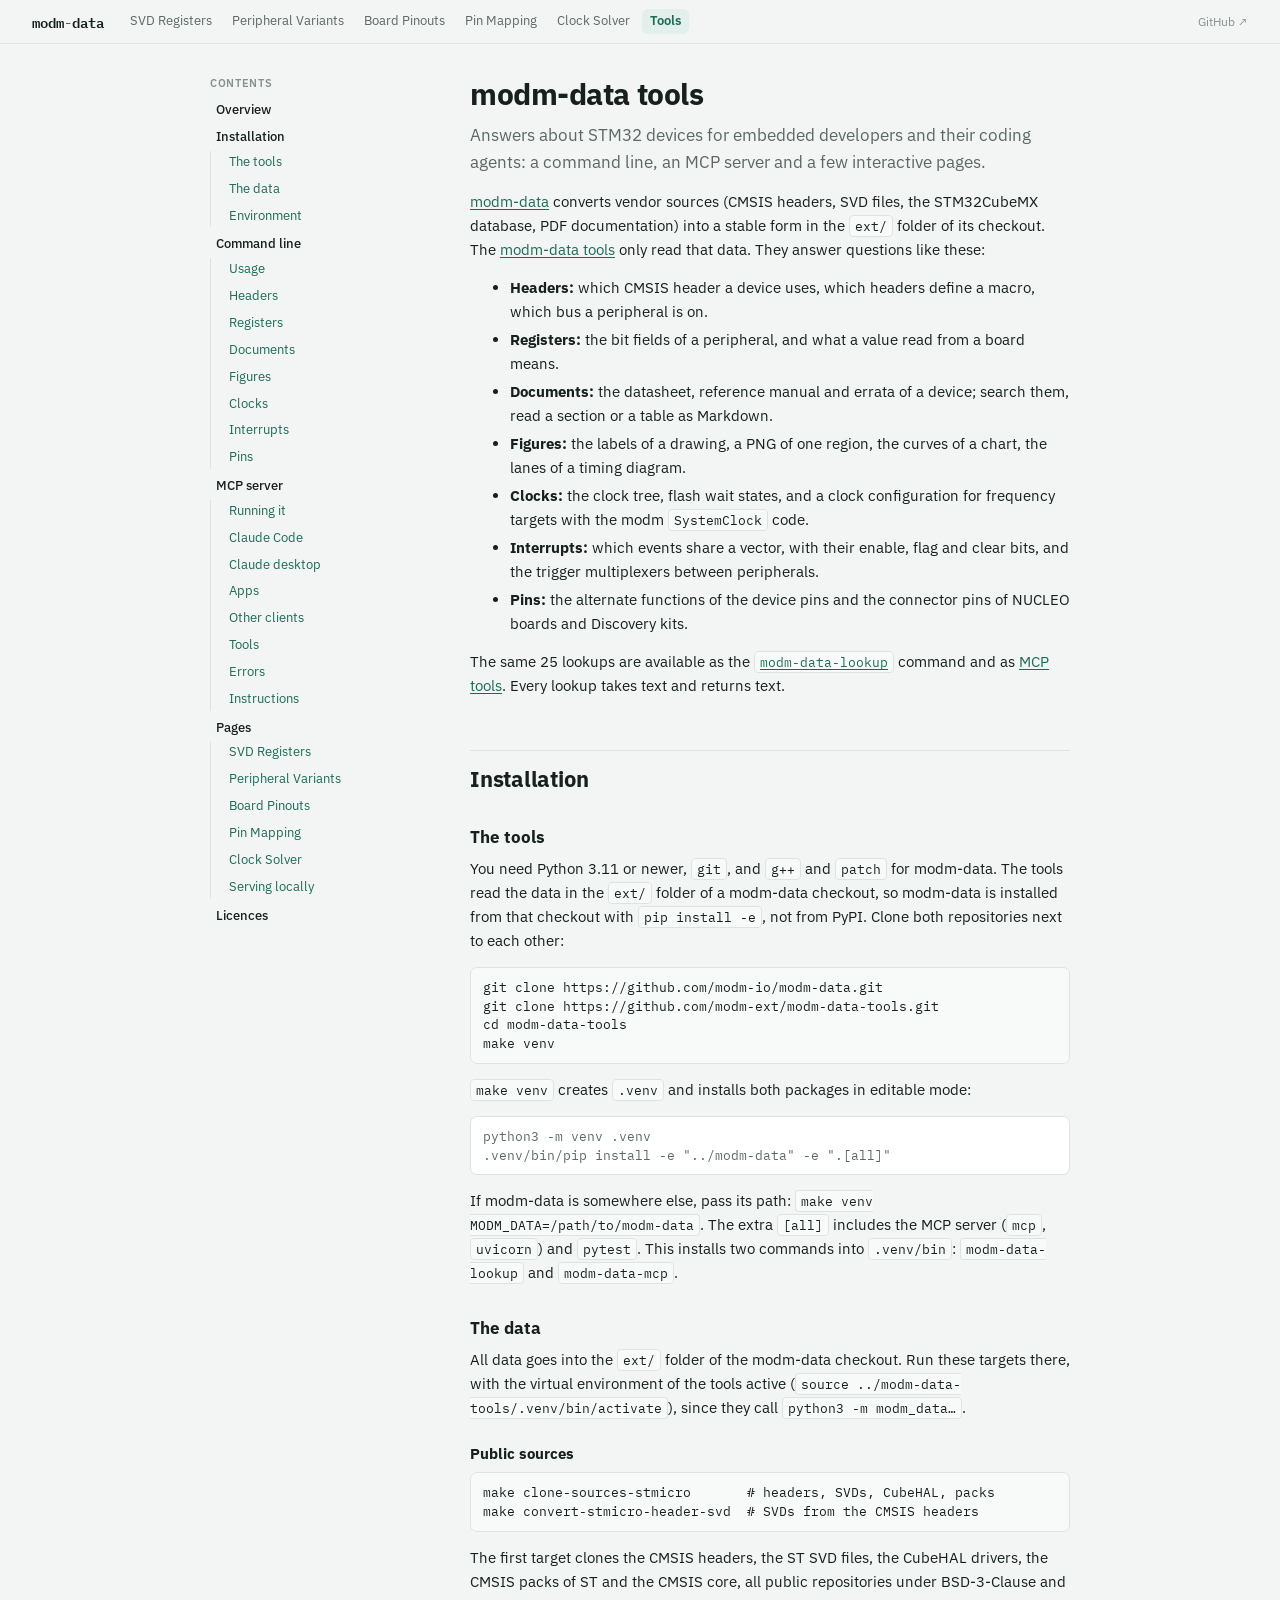
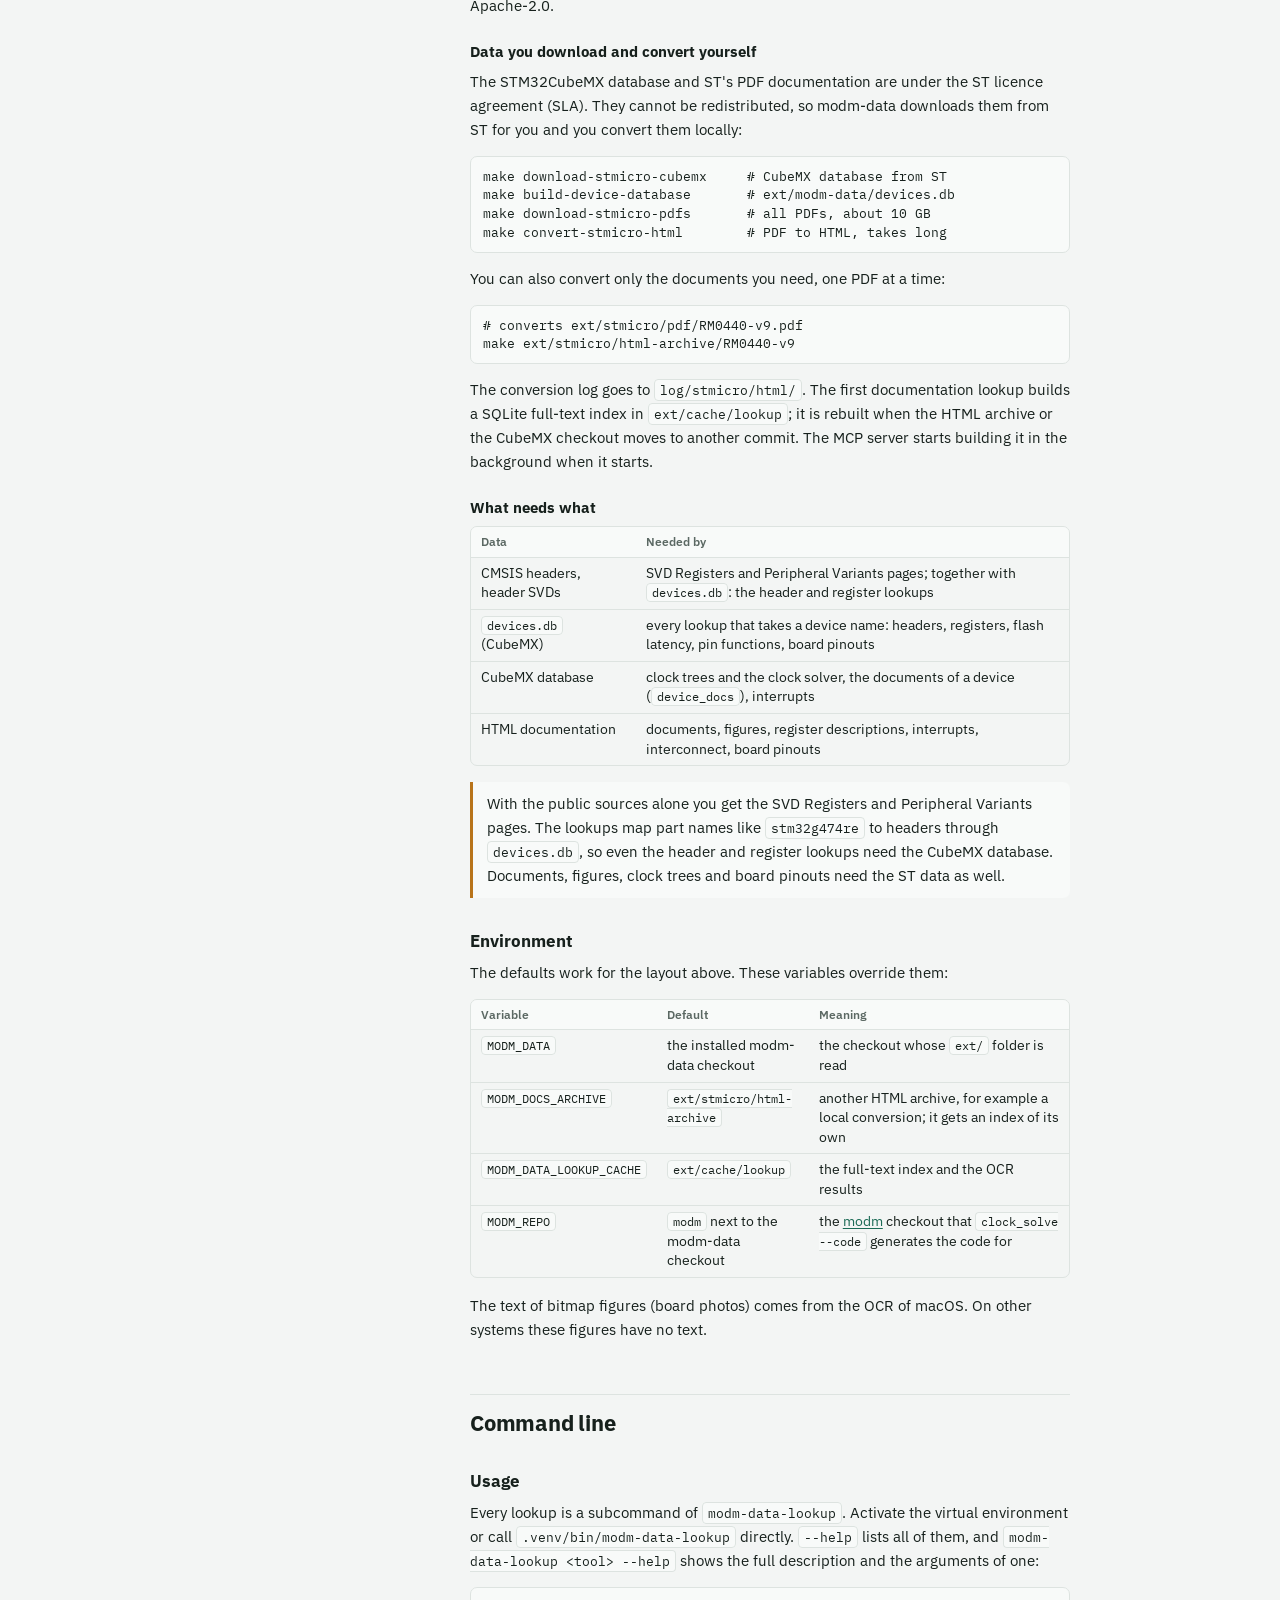
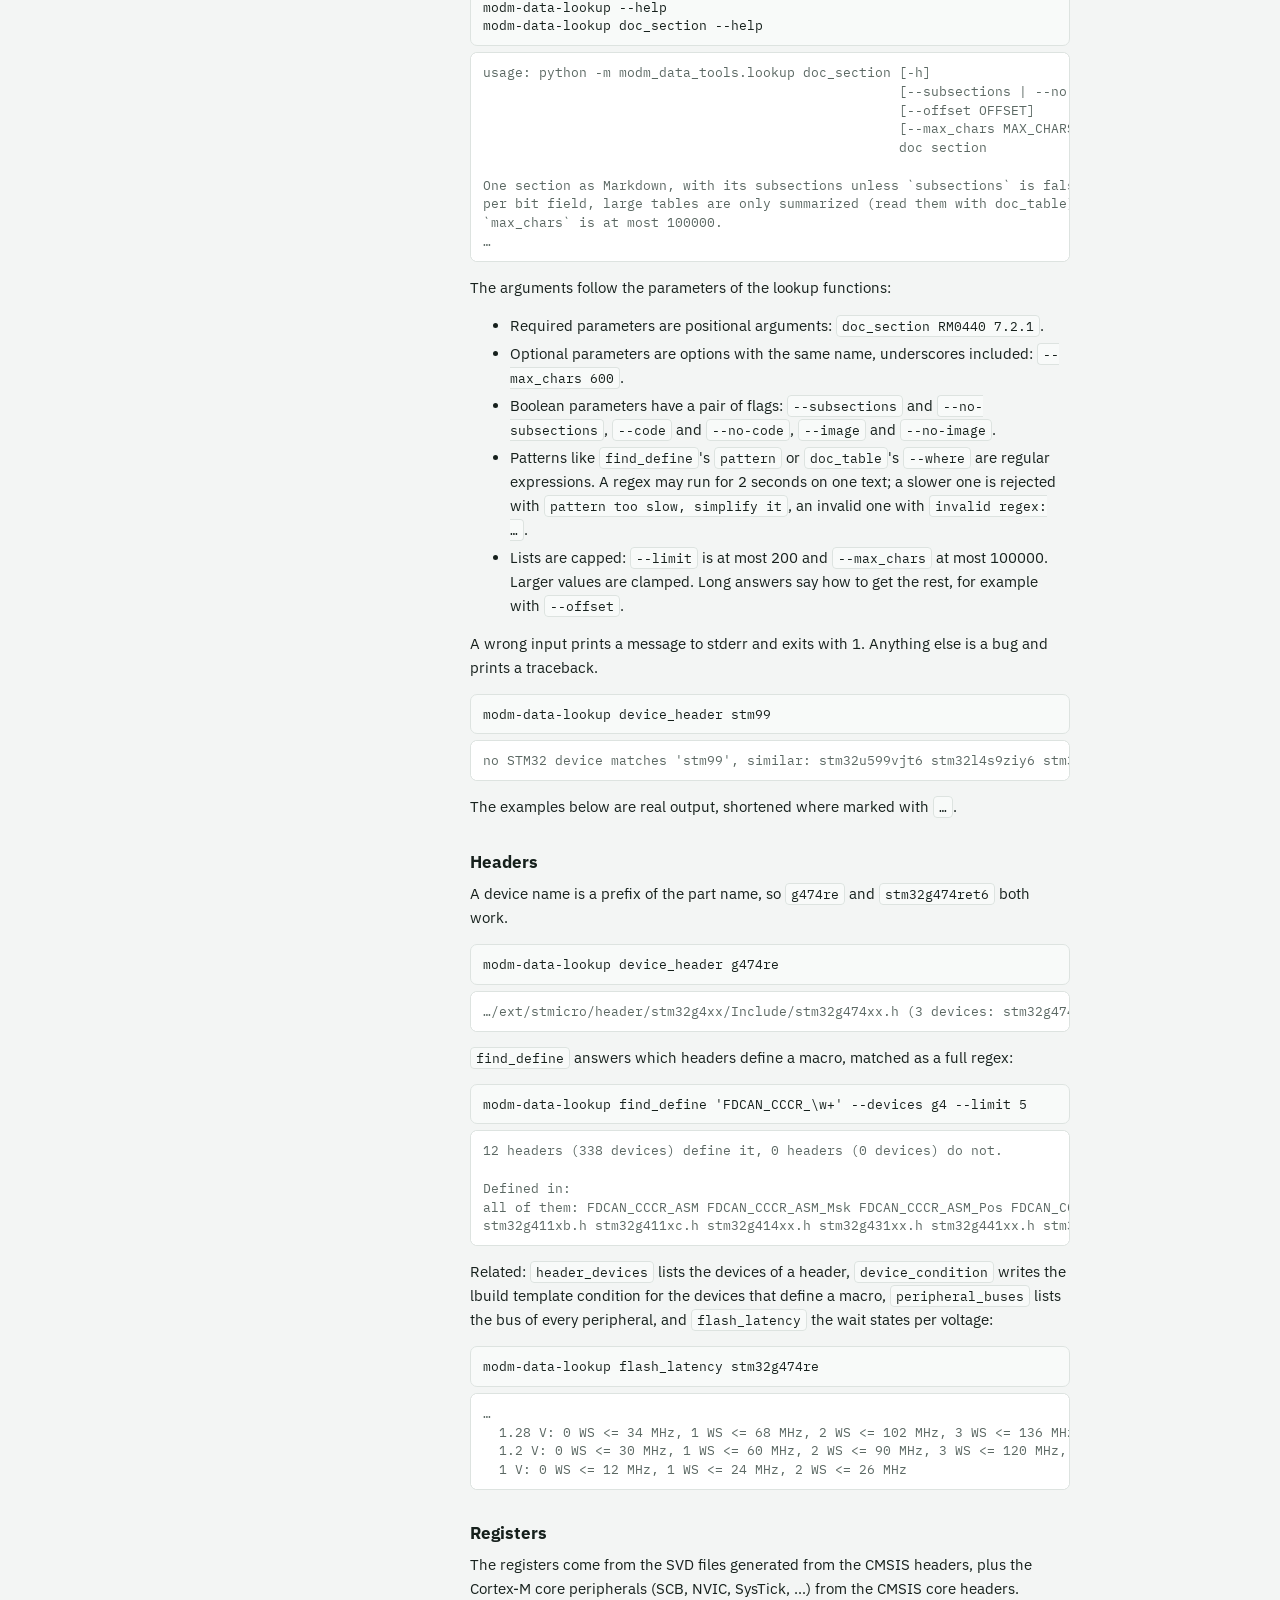
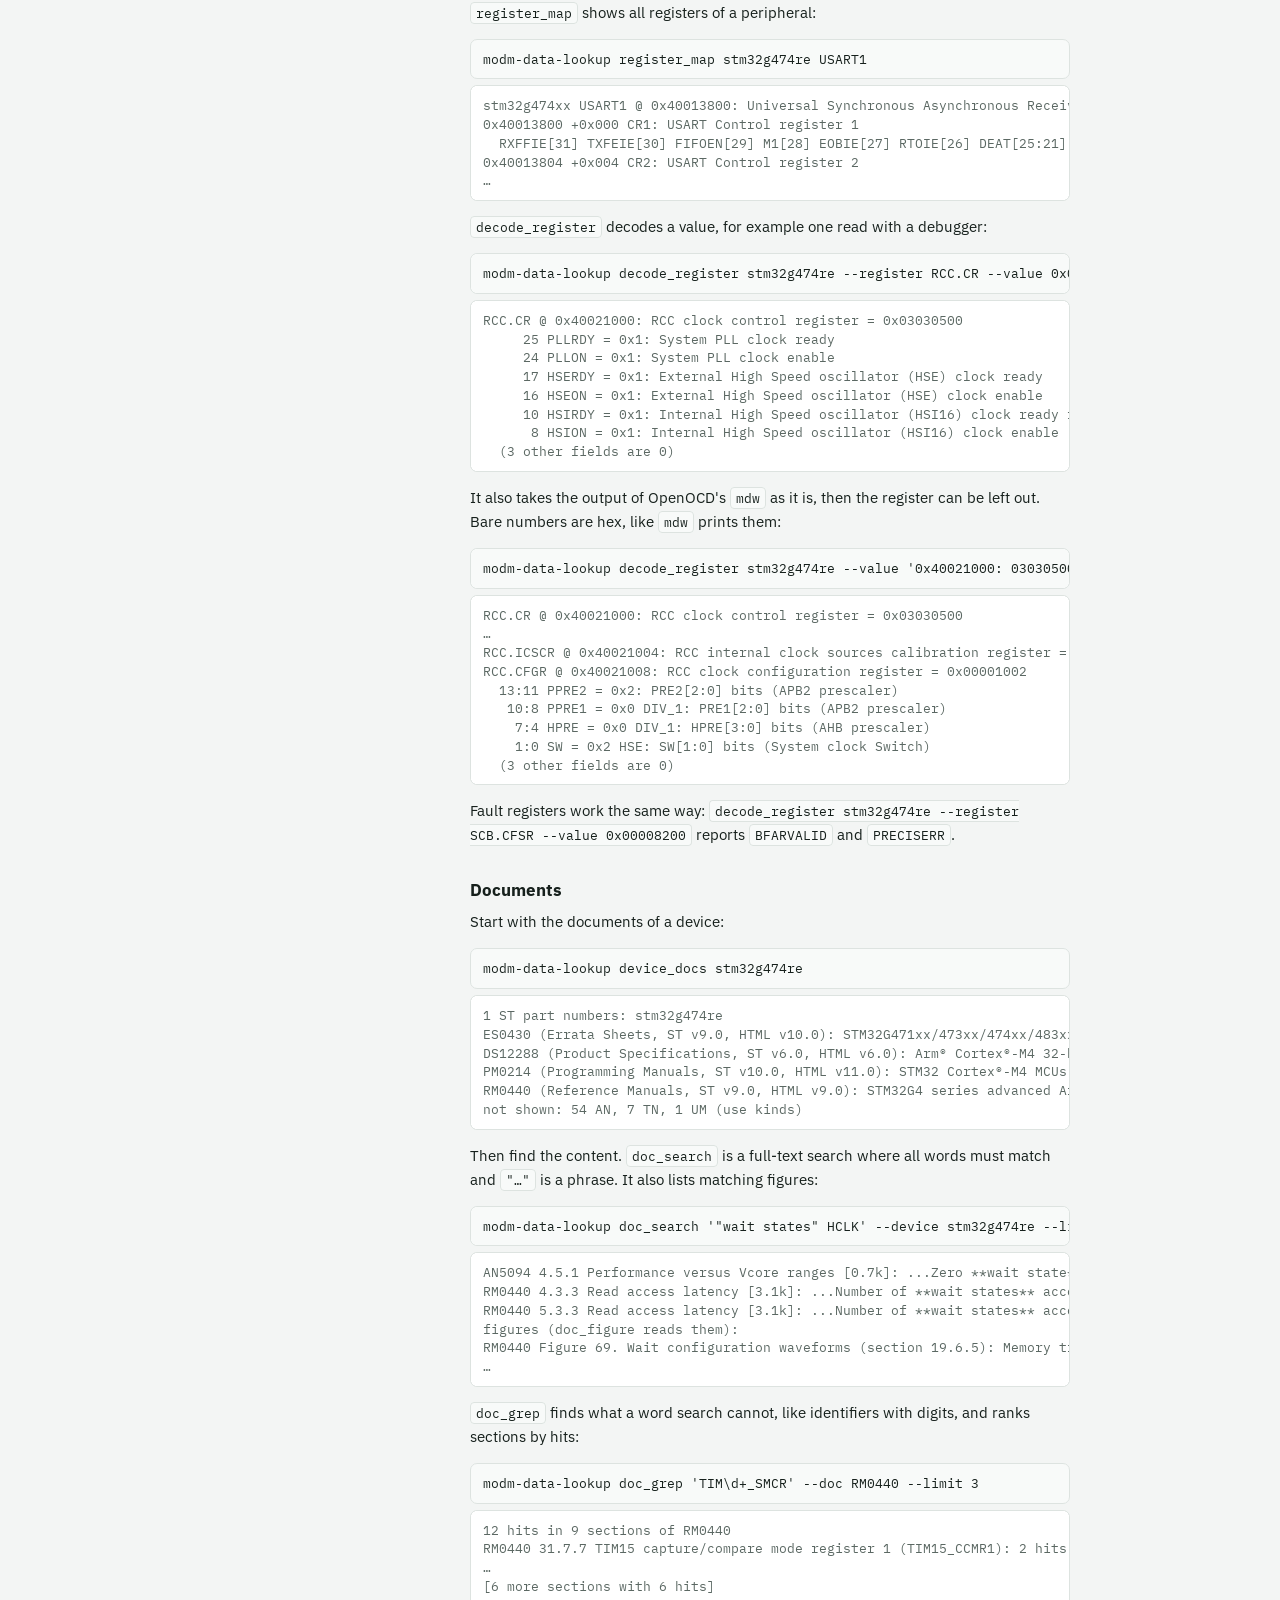
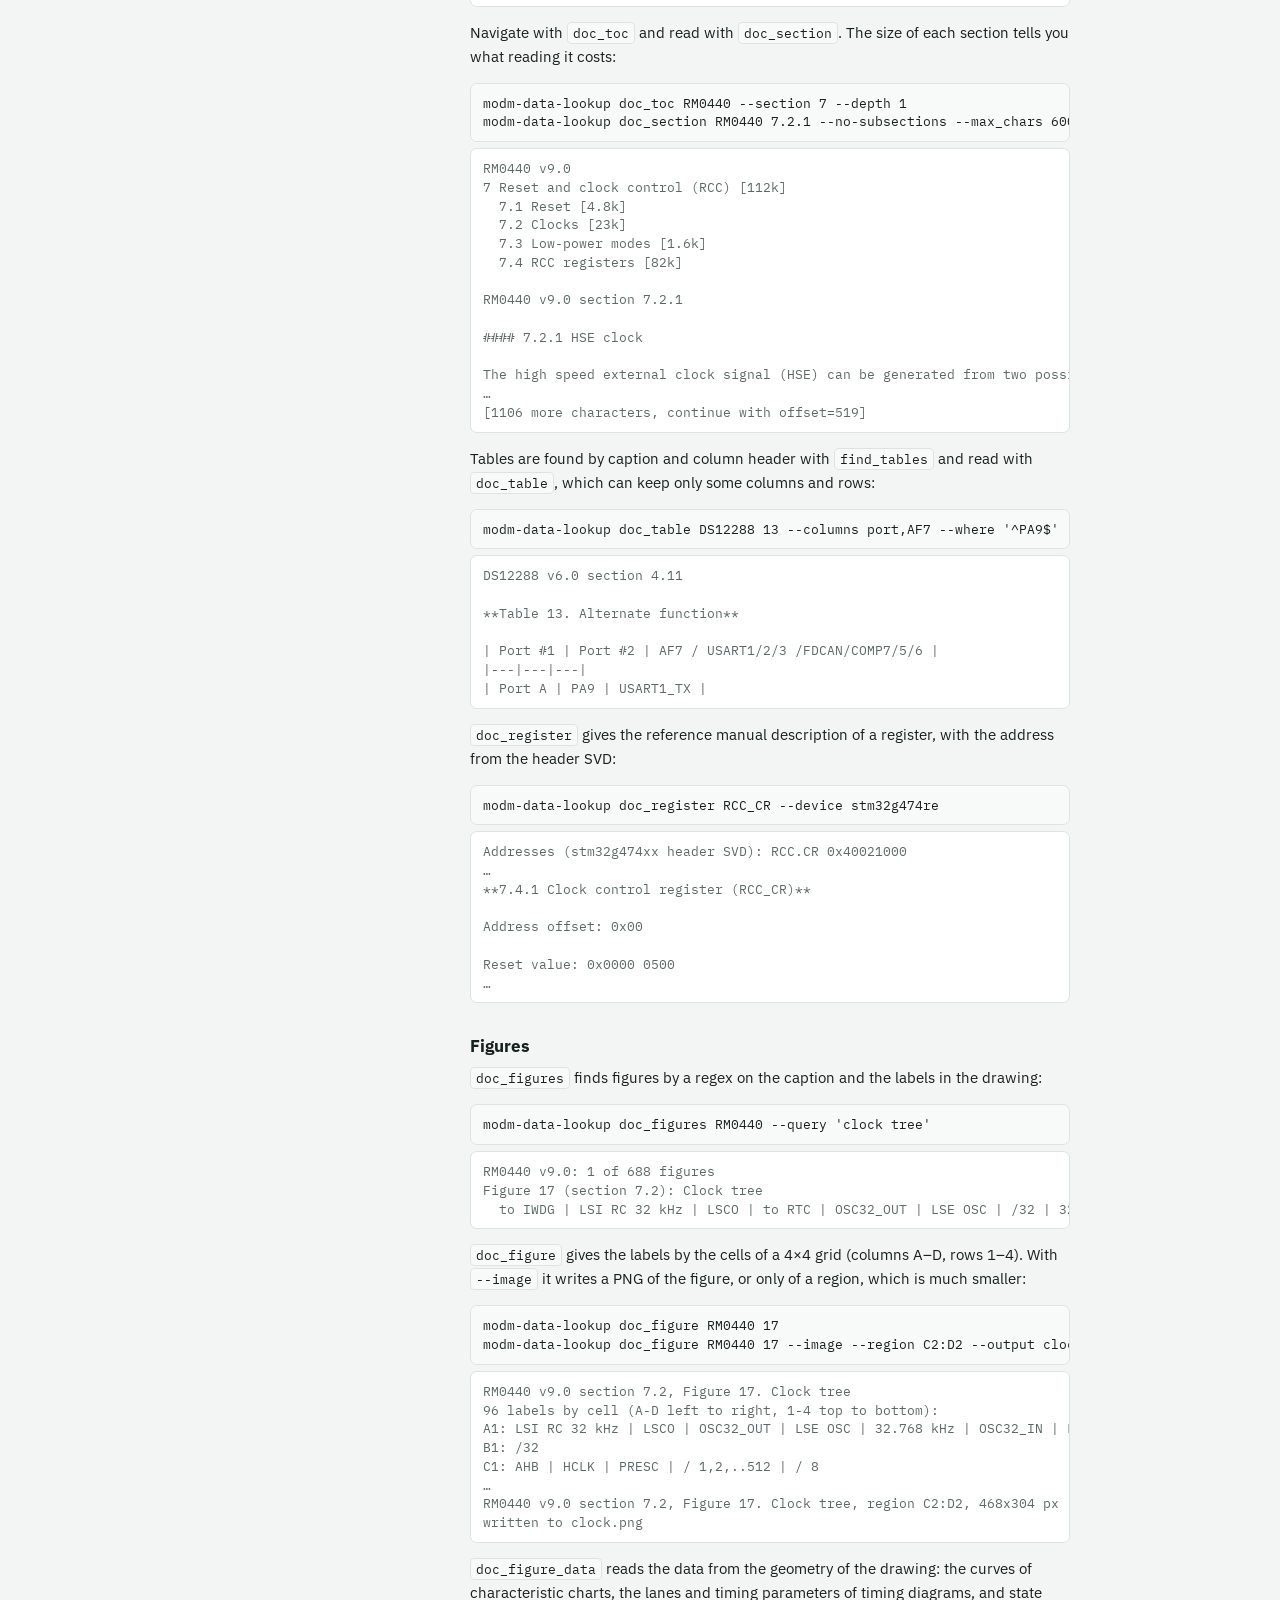
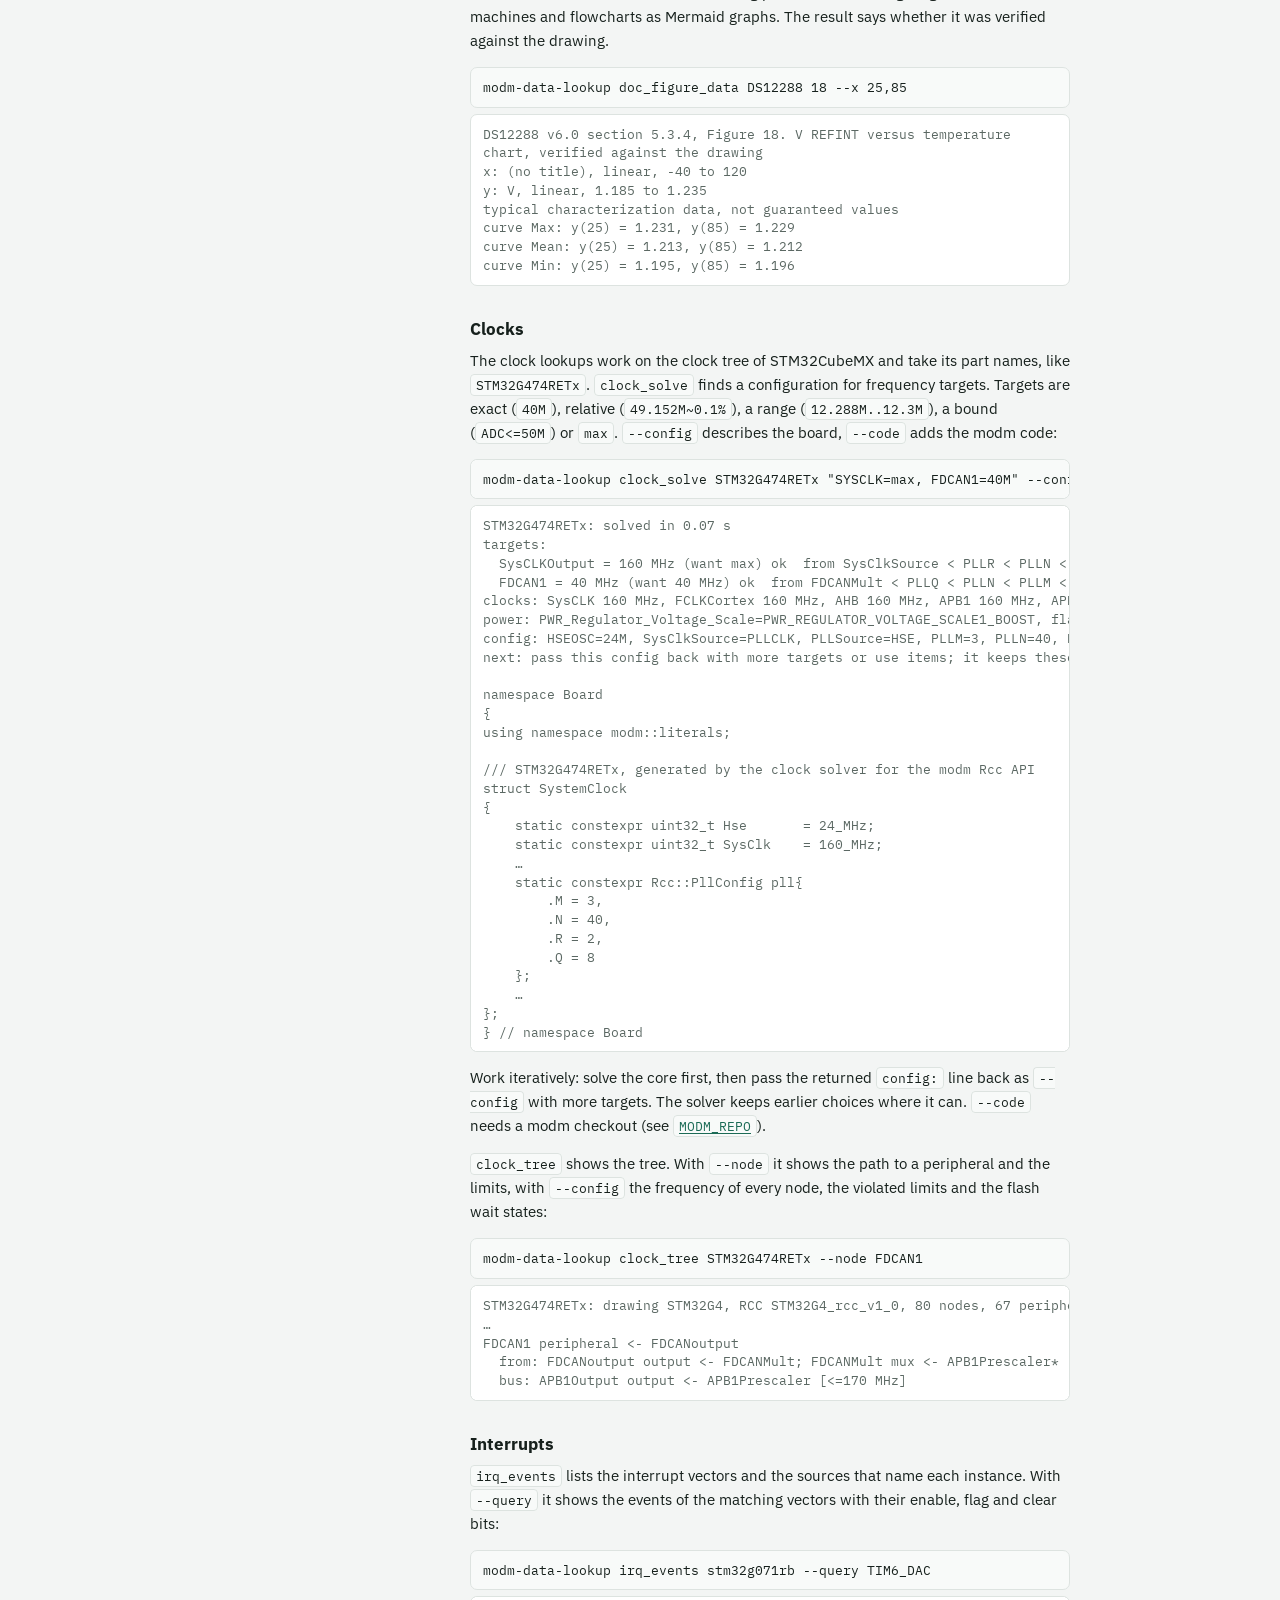
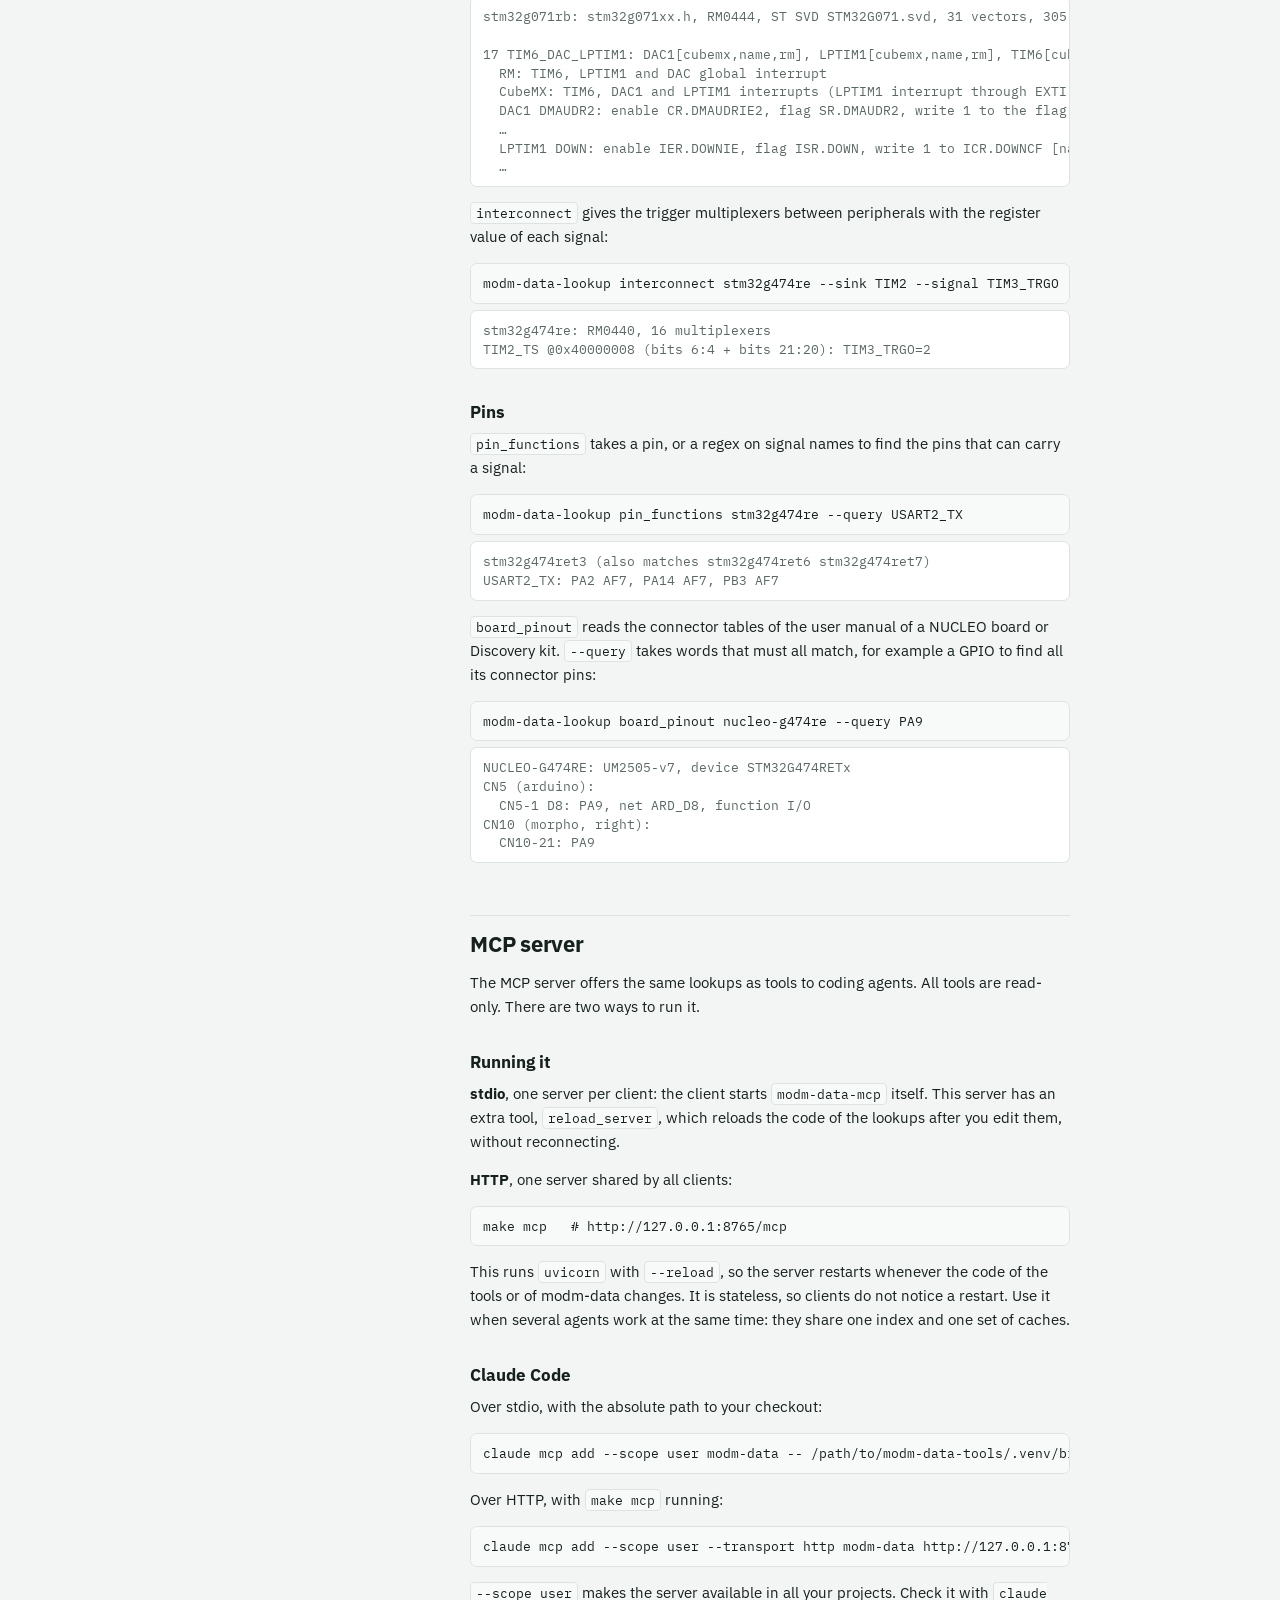
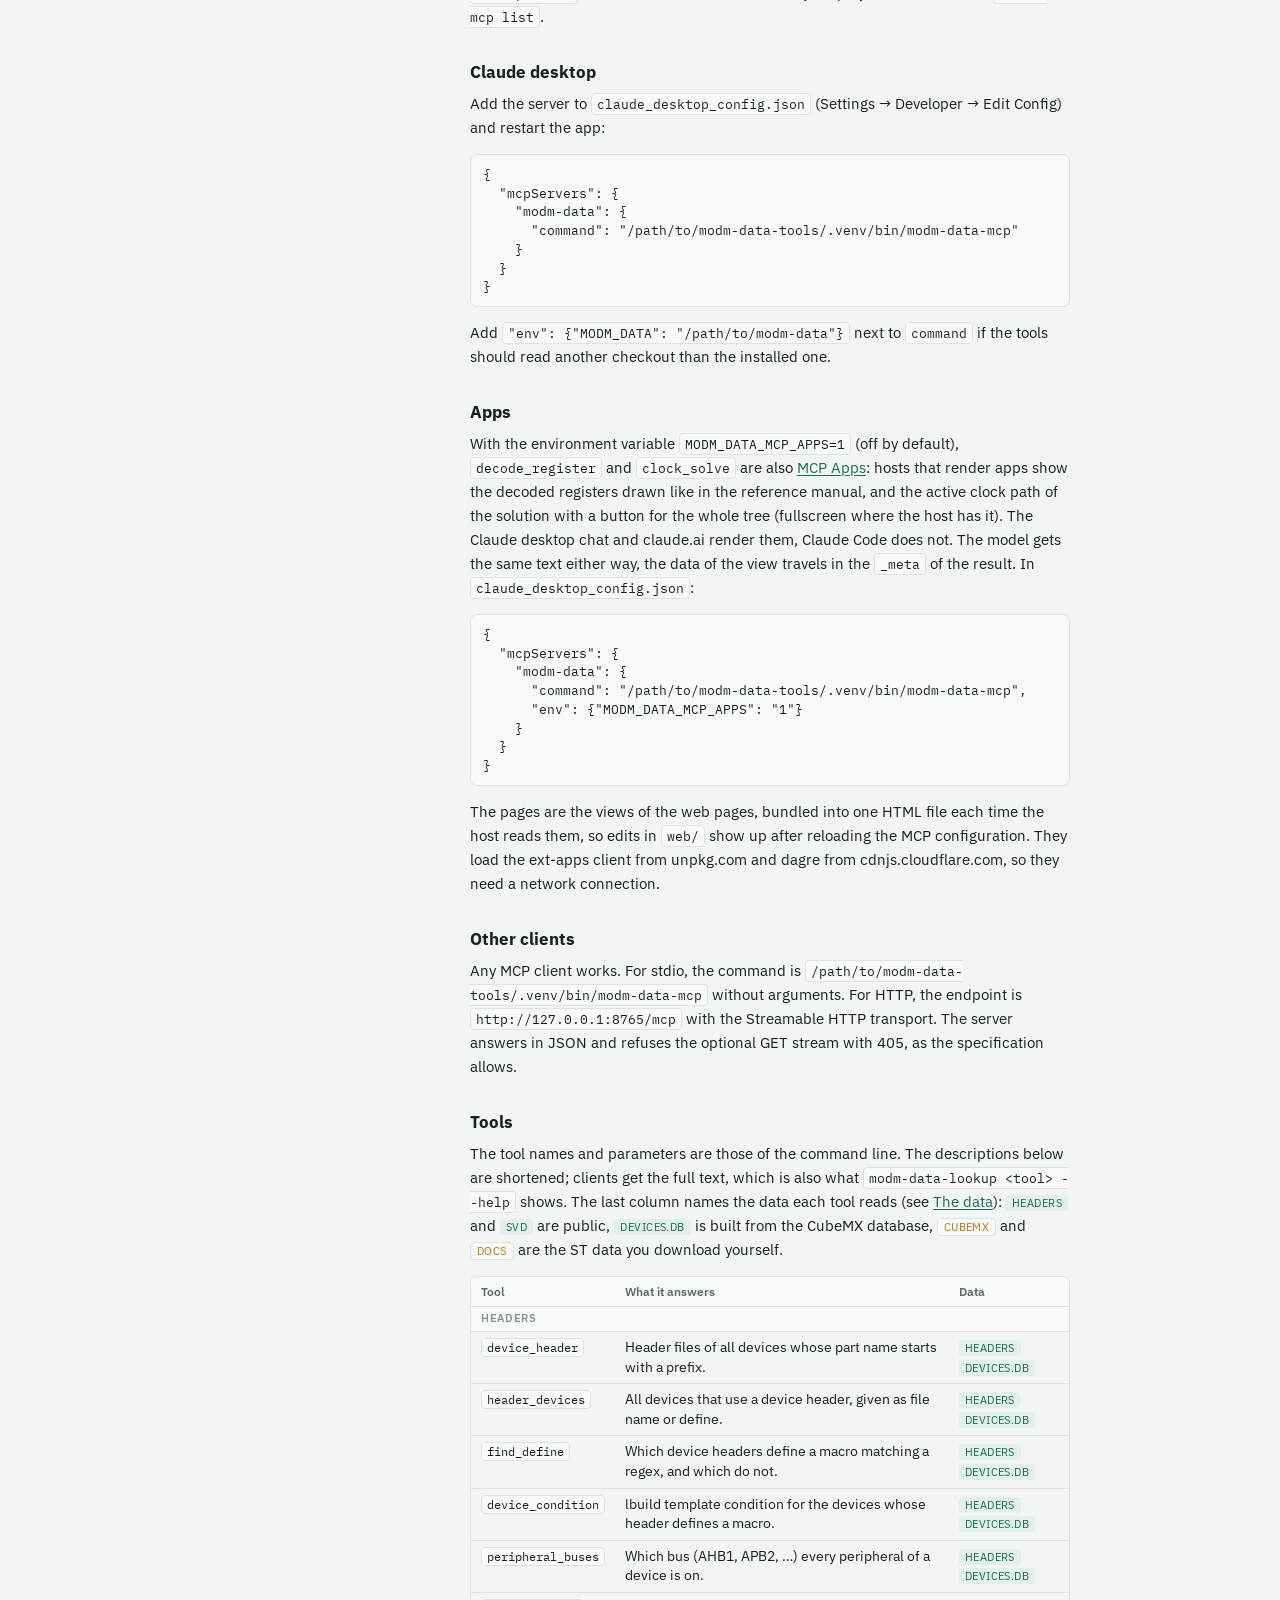
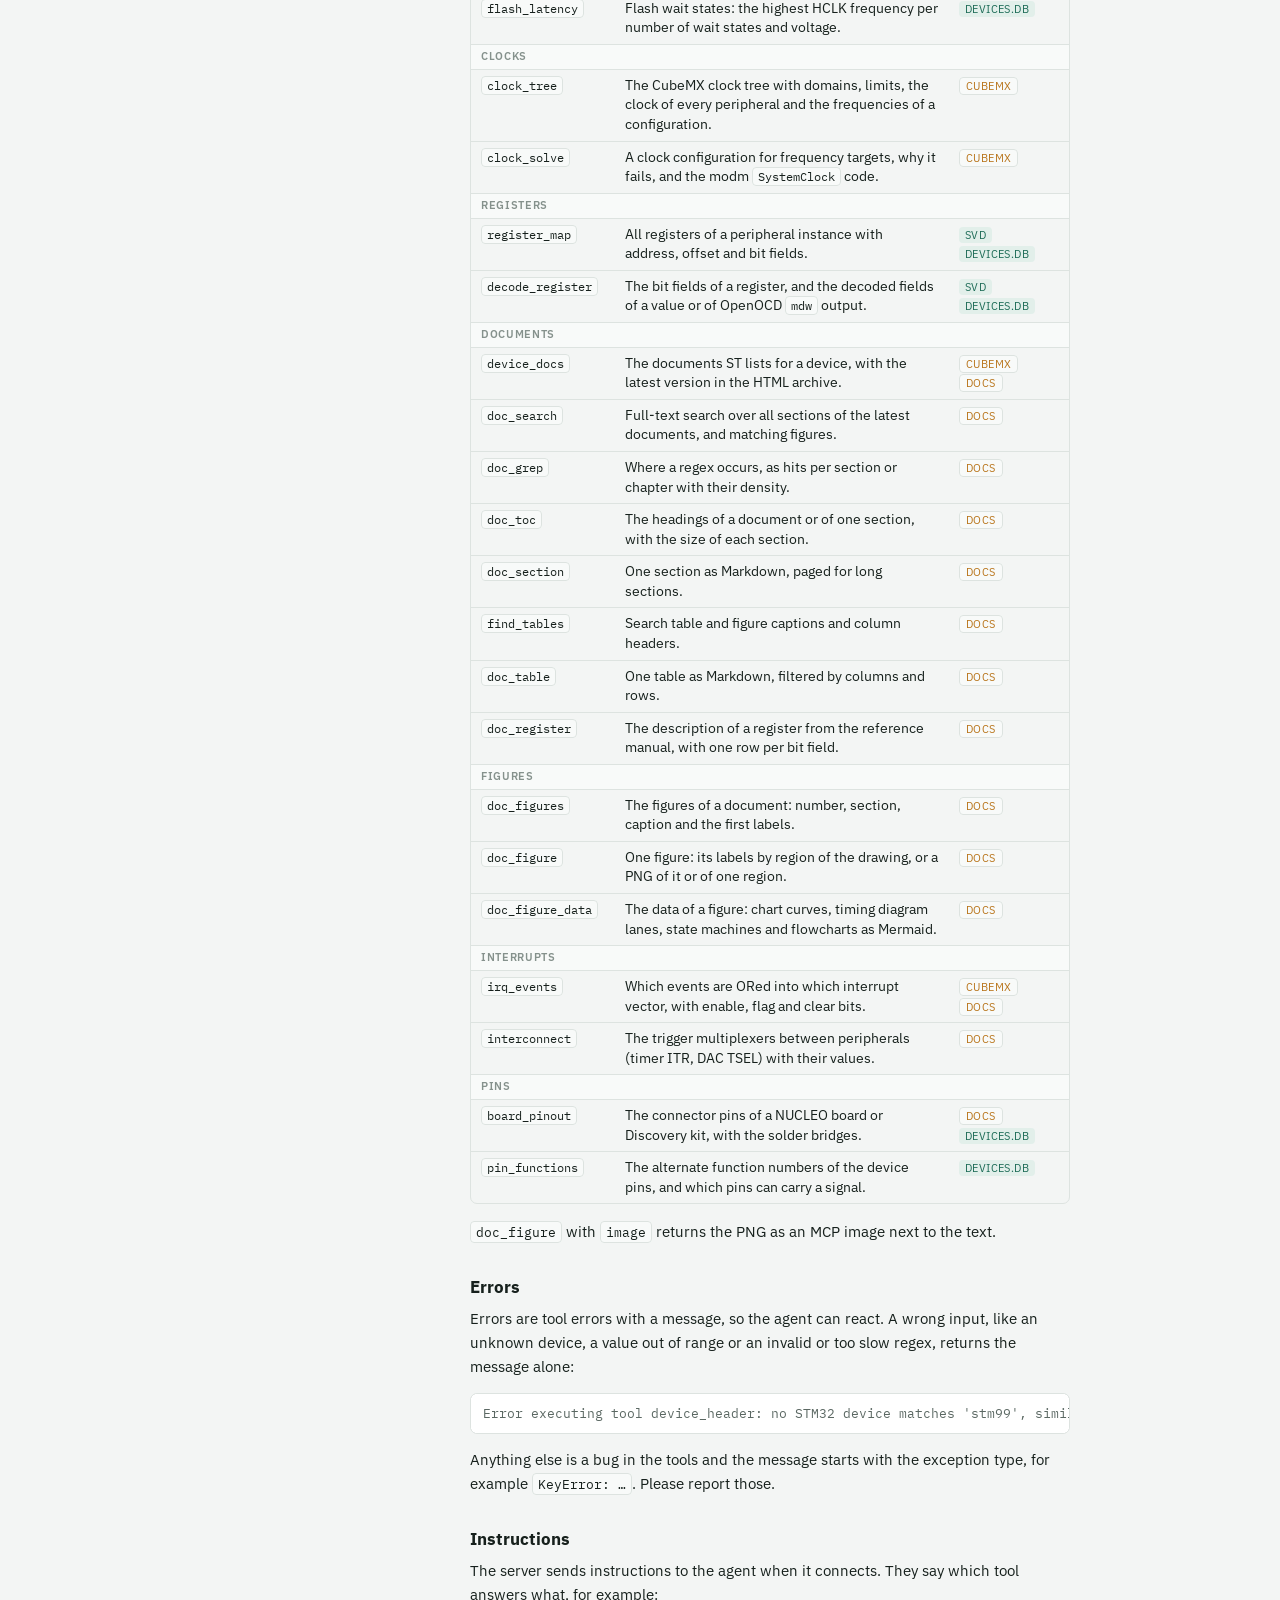
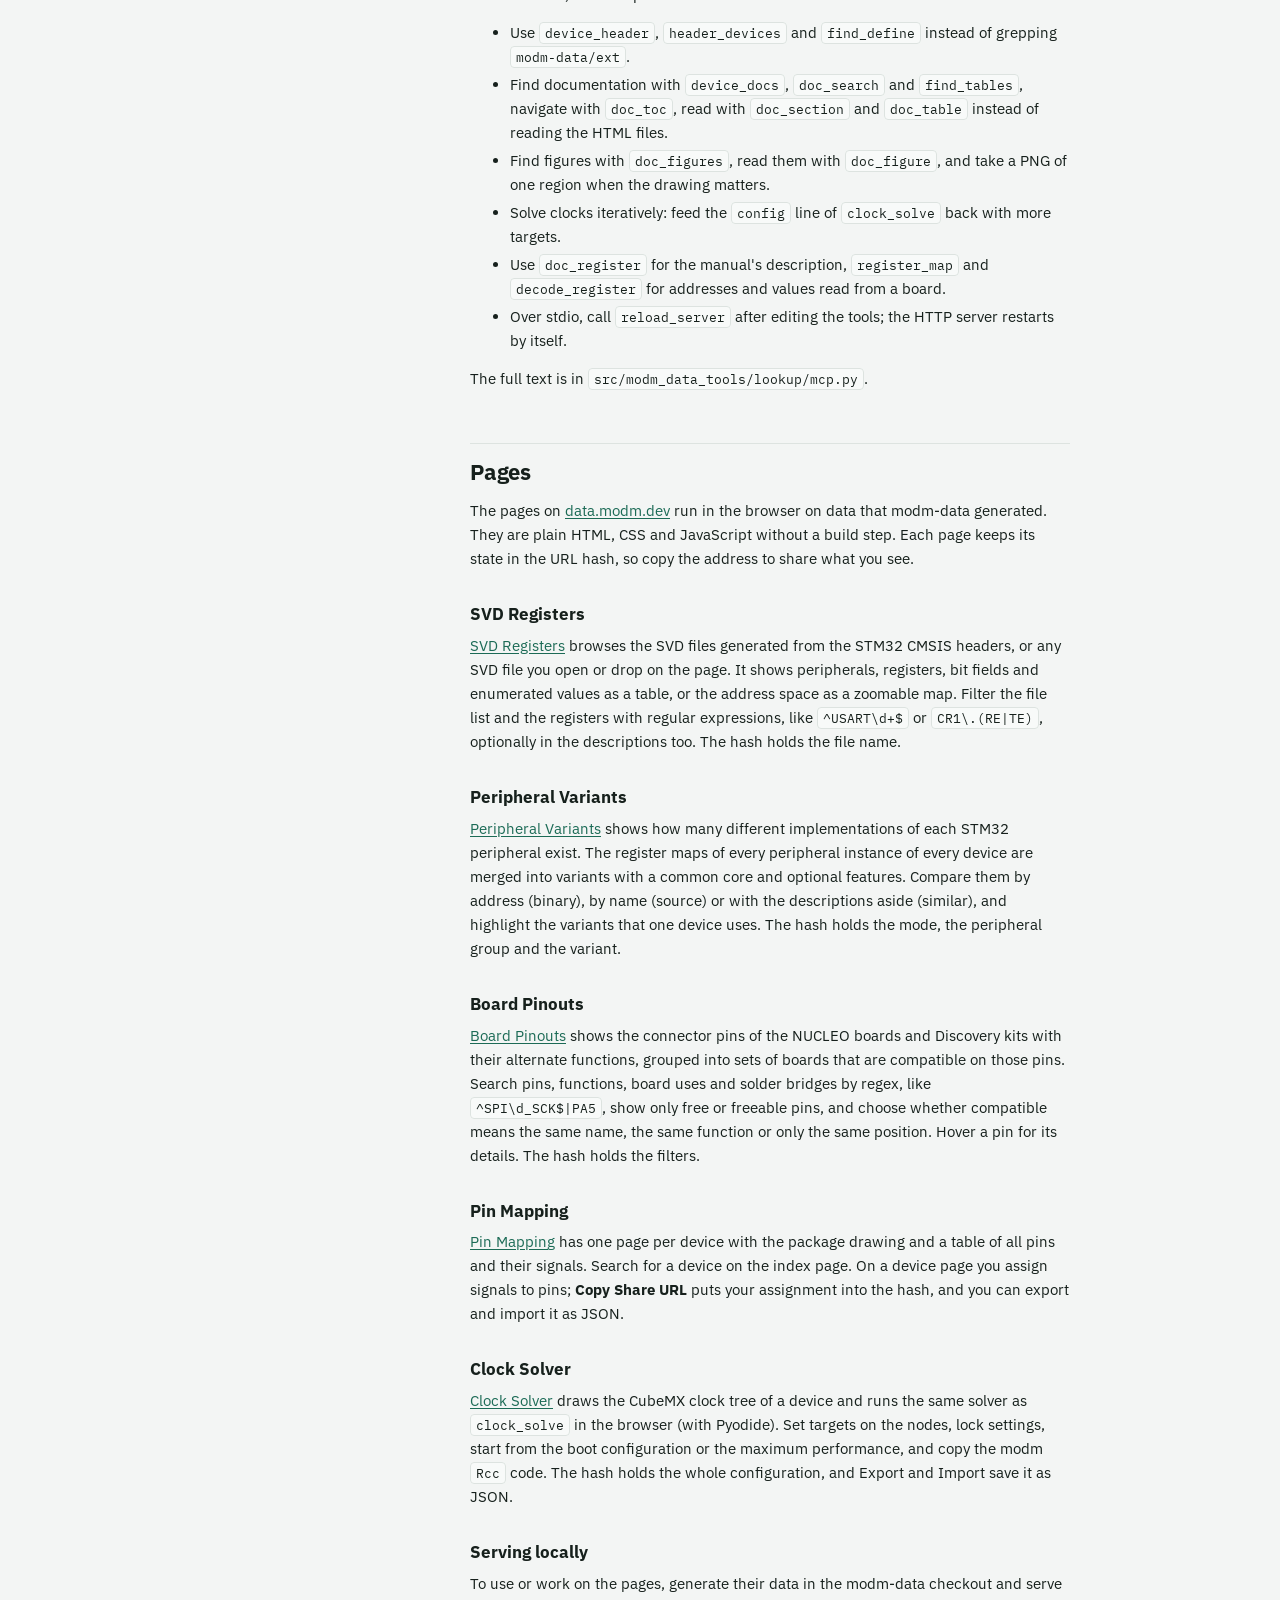
<file: web/tools/index.html>
<!doctype html>
<html lang="en">
<meta charset="utf-8">
<meta name="viewport" content="width=device-width, initial-scale=1">
<title>modm-data tools</title>
<meta name="description" content="How to install and use the modm-data tools: the modm-data-lookup command line, the MCP server for coding agents and the interactive pages for STM32 headers, registers, documents, clocks, interrupts and pinouts.">
<link rel="stylesheet" href="../shared/theme.css">
<link rel="stylesheet" href="style.css">
<script type="module" src="../shared/site.js"></script>
<body class="doc-page" data-page="tools">
<nav class="site" aria-label="modm-data pages"></nav>
<div class="doc">
<nav class="toc" aria-labelledby="toc-title">
  <h2 id="toc-title">Contents</h2>
  <ol>
    <li><a href="#overview">Overview</a></li>
    <li><a href="#install">Installation</a>
      <ol>
        <li><a href="#install-tools">The tools</a></li>
        <li><a href="#install-data">The data</a></li>
        <li><a href="#install-env">Environment</a></li>
      </ol>
    </li>
    <li><a href="#cli">Command line</a>
      <ol>
        <li><a href="#cli-usage">Usage</a></li>
        <li><a href="#cli-headers">Headers</a></li>
        <li><a href="#cli-registers">Registers</a></li>
        <li><a href="#cli-docs">Documents</a></li>
        <li><a href="#cli-figures">Figures</a></li>
        <li><a href="#cli-clocks">Clocks</a></li>
        <li><a href="#cli-irq">Interrupts</a></li>
        <li><a href="#cli-pins">Pins</a></li>
      </ol>
    </li>
    <li><a href="#mcp">MCP server</a>
      <ol>
        <li><a href="#mcp-run">Running it</a></li>
        <li><a href="#mcp-claude-code">Claude Code</a></li>
        <li><a href="#mcp-claude-desktop">Claude desktop</a></li>
        <li><a href="#mcp-apps">Apps</a></li>
        <li><a href="#mcp-other">Other clients</a></li>
        <li><a href="#mcp-tools">Tools</a></li>
        <li><a href="#mcp-errors">Errors</a></li>
        <li><a href="#mcp-instructions">Instructions</a></li>
      </ol>
    </li>
    <li><a href="#pages">Pages</a>
      <ol>
        <li><a href="#pages-svd">SVD Registers</a></li>
        <li><a href="#pages-variants">Peripheral Variants</a></li>
        <li><a href="#pages-boards">Board Pinouts</a></li>
        <li><a href="#pages-pinout">Pin Mapping</a></li>
        <li><a href="#pages-clocks">Clock Solver</a></li>
        <li><a href="#pages-local">Serving locally</a></li>
      </ol>
    </li>
    <li><a href="#licence">Licences</a></li>
  </ol>
</nav>

<main>
<h1 id="overview">modm-data tools</h1>
<p class="lead">Answers about STM32 devices for embedded developers and their coding agents:
a command line, an MCP server and a few interactive pages.</p>

<p><a href="https://github.com/modm-io/modm-data">modm-data</a> converts vendor sources (CMSIS headers,
SVD files, the STM32CubeMX database, PDF documentation) into a stable form in the <code>ext/</code> folder
of its checkout. The <a href="https://github.com/modm-ext/modm-data-tools">modm-data tools</a> only read that data.
They answer questions like these:</p>
<ul>
  <li><b>Headers:</b> which CMSIS header a device uses, which headers define a macro, which bus a peripheral is on.</li>
  <li><b>Registers:</b> the bit fields of a peripheral, and what a value read from a board means.</li>
  <li><b>Documents:</b> the datasheet, reference manual and errata of a device; search them, read a section or a table as Markdown.</li>
  <li><b>Figures:</b> the labels of a drawing, a PNG of one region, the curves of a chart, the lanes of a timing diagram.</li>
  <li><b>Clocks:</b> the clock tree, flash wait states, and a clock configuration for frequency targets with the modm <code>SystemClock</code> code.</li>
  <li><b>Interrupts:</b> which events share a vector, with their enable, flag and clear bits, and the trigger multiplexers between peripherals.</li>
  <li><b>Pins:</b> the alternate functions of the device pins and the connector pins of NUCLEO boards and Discovery kits.</li>
</ul>
<p>The same 25 lookups are available as the <a href="#cli"><code>modm-data-lookup</code></a> command and as
<a href="#mcp">MCP tools</a>. Every lookup takes text and returns text.</p>

<!-- ================================================================== -->
<h2 id="install">Installation</h2>

<h3 id="install-tools">The tools</h3>
<p>You need Python 3.11 or newer, <code>git</code>, and <code>g++</code> and <code>patch</code> for modm-data.
The tools read the data in the <code>ext/</code> folder of a modm-data checkout, so modm-data is installed
from that checkout with <code>pip install -e</code>, not from PyPI. Clone both repositories next to each other:</p>
<pre class="code cmd"><code>git clone https://github.com/modm-io/modm-data.git
git clone https://github.com/modm-ext/modm-data-tools.git
cd modm-data-tools
make venv</code></pre>
<p><code>make venv</code> creates <code>.venv</code> and installs both packages in editable mode:</p>
<pre class="code out"><code>python3 -m venv .venv
.venv/bin/pip install -e "../modm-data" -e ".[all]"</code></pre>
<p>If modm-data is somewhere else, pass its path: <code>make venv MODM_DATA=/path/to/modm-data</code>.
The extra <code>[all]</code> includes the MCP server (<code>mcp</code>, <code>uvicorn</code>) and <code>pytest</code>.
This installs two commands into <code>.venv/bin</code>: <code>modm-data-lookup</code> and <code>modm-data-mcp</code>.</p>

<h3 id="install-data">The data</h3>
<p>All data goes into the <code>ext/</code> folder of the modm-data checkout. Run these targets there,
with the virtual environment of the tools active (<code>source ../modm-data-tools/.venv/bin/activate</code>),
since they call <code>python3 -m modm_data…</code>.</p>

<h4>Public sources</h4>
<pre class="code cmd"><code>make clone-sources-stmicro       # headers, SVDs, CubeHAL, packs
make convert-stmicro-header-svd  # SVDs from the CMSIS headers</code></pre>
<p>The first target clones the CMSIS headers, the ST SVD files, the CubeHAL drivers, the CMSIS packs of ST and the
CMSIS core, all public repositories under BSD-3-Clause and Apache-2.0.</p>

<h4>Data you download and convert yourself</h4>
<p>The STM32CubeMX database and ST's PDF documentation are under the ST licence agreement (SLA).
They cannot be redistributed, so modm-data downloads them from ST for you and you convert them locally:</p>
<pre class="code cmd"><code>make download-stmicro-cubemx     # CubeMX database from ST
make build-device-database       # ext/modm-data/devices.db
make download-stmicro-pdfs       # all PDFs, about 10 GB
make convert-stmicro-html        # PDF to HTML, takes long</code></pre>
<p>You can also convert only the documents you need, one PDF at a time:</p>
<pre class="code cmd"><code># converts ext/stmicro/pdf/RM0440-v9.pdf
make ext/stmicro/html-archive/RM0440-v9</code></pre>
<p>The conversion log goes to <code>log/stmicro/html/</code>. The first documentation lookup builds a SQLite
full-text index in <code>ext/cache/lookup</code>; it is rebuilt when the HTML archive or the CubeMX checkout
moves to another commit. The MCP server starts building it in the background when it starts.</p>

<h4>What needs what</h4>
<div class="table-wrap">
<table>
  <thead><tr><th>Data</th><th>Needed by</th></tr></thead>
  <tbody>
    <tr><td>CMSIS headers, header SVDs</td><td>SVD Registers and Peripheral Variants pages; together with <code>devices.db</code>: the header and register lookups</td></tr>
    <tr><td><code>devices.db</code> (CubeMX)</td><td>every lookup that takes a device name: headers, registers, flash latency, pin functions, board pinouts</td></tr>
    <tr><td>CubeMX database</td><td>clock trees and the clock solver, the documents of a device (<code>device_docs</code>), interrupts</td></tr>
    <tr><td>HTML documentation</td><td>documents, figures, register descriptions, interrupts, interconnect, board pinouts</td></tr>
  </tbody>
</table>
</div>
<p class="note warn">With the public sources alone you get the SVD Registers and Peripheral Variants pages.
The lookups map part names like <code>stm32g474re</code> to headers through <code>devices.db</code>, so even the
header and register lookups need the CubeMX database. Documents, figures, clock trees and board pinouts
need the ST data as well.</p>

<h3 id="install-env">Environment</h3>
<p>The defaults work for the layout above. These variables override them:</p>
<div class="table-wrap">
<table>
  <thead><tr><th>Variable</th><th>Default</th><th>Meaning</th></tr></thead>
  <tbody>
    <tr><td><code>MODM_DATA</code></td><td>the installed modm-data checkout</td><td>the checkout whose <code>ext/</code> folder is read</td></tr>
    <tr><td><code>MODM_DOCS_ARCHIVE</code></td><td><code>ext/stmicro/html-archive</code></td><td>another HTML archive, for example a local conversion; it gets an index of its own</td></tr>
    <tr><td><code>MODM_DATA_LOOKUP_CACHE</code></td><td><code>ext/cache/lookup</code></td><td>the full-text index and the OCR results</td></tr>
    <tr><td><code>MODM_REPO</code></td><td><code>modm</code> next to the modm-data checkout</td><td>the <a href="https://github.com/modm-io/modm">modm</a> checkout that <code>clock_solve --code</code> generates the code for</td></tr>
  </tbody>
</table>
</div>
<p>The text of bitmap figures (board photos) comes from the OCR of macOS. On other systems these figures have no text.</p>

<!-- ================================================================== -->
<h2 id="cli">Command line</h2>

<h3 id="cli-usage">Usage</h3>
<p>Every lookup is a subcommand of <code>modm-data-lookup</code>. Activate the virtual environment or call
<code>.venv/bin/modm-data-lookup</code> directly. <code>--help</code> lists all of them, and
<code>modm-data-lookup &lt;tool&gt; --help</code> shows the full description and the arguments of one:</p>
<pre class="code cmd"><code>modm-data-lookup --help
modm-data-lookup doc_section --help</code></pre>
<pre class="code out"><code>usage: python -m modm_data_tools.lookup doc_section [-h]
                                                    [--subsections | --no-subsections]
                                                    [--offset OFFSET]
                                                    [--max_chars MAX_CHARS]
                                                    doc section

One section as Markdown, with its subsections unless `subsections` is false. Register layouts become one line
per bit field, large tables are only summarized (read them with doc_table). Long sections are paged by `offset`,
`max_chars` is at most 100000.
…</code></pre>
<p>The arguments follow the parameters of the lookup functions:</p>
<ul>
  <li>Required parameters are positional arguments: <code>doc_section RM0440 7.2.1</code>.</li>
  <li>Optional parameters are options with the same name, underscores included: <code>--max_chars 600</code>.</li>
  <li>Boolean parameters have a pair of flags: <code>--subsections</code> and <code>--no-subsections</code>,
    <code>--code</code> and <code>--no-code</code>, <code>--image</code> and <code>--no-image</code>.</li>
  <li>Patterns like <code>find_define</code>'s <code>pattern</code> or <code>doc_table</code>'s <code>--where</code>
    are regular expressions. A regex may run for 2 seconds on one text; a slower one is rejected with
    <code>pattern too slow, simplify it</code>, an invalid one with <code>invalid regex: …</code>.</li>
  <li>Lists are capped: <code>--limit</code> is at most 200 and <code>--max_chars</code> at most 100000.
    Larger values are clamped. Long answers say how to get the rest, for example with <code>--offset</code>.</li>
</ul>
<p>A wrong input prints a message to stderr and exits with 1. Anything else is a bug and prints a traceback.</p>
<pre class="code cmd"><code>modm-data-lookup device_header stm99</code></pre>
<pre class="code out"><code>no STM32 device matches 'stm99', similar: stm32u599vjt6 stm32l4s9ziy6 stm32l4s9zit6 stm32l4s9zij6 stm32l4s9vit6</code></pre>
<p>The examples below are real output, shortened where marked with <code>…</code>.</p>

<h3 id="cli-headers">Headers</h3>
<p>A device name is a prefix of the part name, so <code>g474re</code> and <code>stm32g474ret6</code> both work.</p>
<pre class="code cmd"><code>modm-data-lookup device_header g474re</code></pre>
<pre class="code out"><code>…/ext/stmicro/header/stm32g4xx/Include/stm32g474xx.h (3 devices: stm32g474ret3 stm32g474ret6 stm32g474ret7)</code></pre>
<p><code>find_define</code> answers which headers define a macro, matched as a full regex:</p>
<pre class="code cmd"><code>modm-data-lookup find_define 'FDCAN_CCCR_\w+' --devices g4 --limit 5</code></pre>
<pre class="code out"><code>12 headers (338 devices) define it, 0 headers (0 devices) do not.

Defined in:
all of them: FDCAN_CCCR_ASM FDCAN_CCCR_ASM_Msk FDCAN_CCCR_ASM_Pos FDCAN_CCCR_BRSE FDCAN_CCCR_BRSE_Msk ... (+37)
stm32g411xb.h stm32g411xc.h stm32g414xx.h stm32g431xx.h stm32g441xx.h stm32g471xx.h stm32g473xx.h …</code></pre>
<p>Related: <code>header_devices</code> lists the devices of a header, <code>device_condition</code> writes the
lbuild template condition for the devices that define a macro, <code>peripheral_buses</code> lists the bus of
every peripheral, and <code>flash_latency</code> the wait states per voltage:</p>
<pre class="code cmd"><code>modm-data-lookup flash_latency stm32g474re</code></pre>
<pre class="code out"><code>…
  1.28 V: 0 WS &lt;= 34 MHz, 1 WS &lt;= 68 MHz, 2 WS &lt;= 102 MHz, 3 WS &lt;= 136 MHz, 4 WS &lt;= 170 MHz
  1.2 V: 0 WS &lt;= 30 MHz, 1 WS &lt;= 60 MHz, 2 WS &lt;= 90 MHz, 3 WS &lt;= 120 MHz, 4 WS &lt;= 150 MHz
  1 V: 0 WS &lt;= 12 MHz, 1 WS &lt;= 24 MHz, 2 WS &lt;= 26 MHz</code></pre>

<h3 id="cli-registers">Registers</h3>
<p>The registers come from the SVD files generated from the CMSIS headers, plus the Cortex-M core peripherals
(SCB, NVIC, SysTick, …) from the CMSIS core headers. <code>register_map</code> shows all registers of a peripheral:</p>
<pre class="code cmd"><code>modm-data-lookup register_map stm32g474re USART1</code></pre>
<pre class="code out"><code>stm32g474xx USART1 @ 0x40013800: Universal Synchronous Asynchronous Receiver Transmitter
0x40013800 +0x000 CR1: USART Control register 1
  RXFFIE[31] TXFEIE[30] FIFOEN[29] M1[28] EOBIE[27] RTOIE[26] DEAT[25:21] DEDT[20:16] OVER8[15] CMIE[14] …
0x40013804 +0x004 CR2: USART Control register 2
…</code></pre>
<p><code>decode_register</code> decodes a value, for example one read with a debugger:</p>
<pre class="code cmd"><code>modm-data-lookup decode_register stm32g474re --register RCC.CR --value 0x03030500</code></pre>
<pre class="code out"><code>RCC.CR @ 0x40021000: RCC clock control register = 0x03030500
     25 PLLRDY = 0x1: System PLL clock ready
     24 PLLON = 0x1: System PLL clock enable
     17 HSERDY = 0x1: External High Speed oscillator (HSE) clock ready
     16 HSEON = 0x1: External High Speed oscillator (HSE) clock enable
     10 HSIRDY = 0x1: Internal High Speed oscillator (HSI16) clock ready flag
      8 HSION = 0x1: Internal High Speed oscillator (HSI16) clock enable
  (3 other fields are 0)</code></pre>
<p>It also takes the output of OpenOCD's <code>mdw</code> as it is, then the register can be left out.
Bare numbers are hex, like <code>mdw</code> prints them:</p>
<pre class="code cmd"><code>modm-data-lookup decode_register stm32g474re --value '0x40021000: 03030500 00000000 00001002'</code></pre>
<pre class="code out"><code>RCC.CR @ 0x40021000: RCC clock control register = 0x03030500
…
RCC.ICSCR @ 0x40021004: RCC internal clock sources calibration register = 0x00000000
RCC.CFGR @ 0x40021008: RCC clock configuration register = 0x00001002
  13:11 PPRE2 = 0x2: PRE2[2:0] bits (APB2 prescaler)
   10:8 PPRE1 = 0x0 DIV_1: PRE1[2:0] bits (APB2 prescaler)
    7:4 HPRE = 0x0 DIV_1: HPRE[3:0] bits (AHB prescaler)
    1:0 SW = 0x2 HSE: SW[1:0] bits (System clock Switch)
  (3 other fields are 0)</code></pre>
<p>Fault registers work the same way: <code>decode_register stm32g474re --register SCB.CFSR --value 0x00008200</code>
reports <code>BFARVALID</code> and <code>PRECISERR</code>.</p>

<h3 id="cli-docs">Documents</h3>
<p>Start with the documents of a device:</p>
<pre class="code cmd"><code>modm-data-lookup device_docs stm32g474re</code></pre>
<pre class="code out"><code>1 ST part numbers: stm32g474re
ES0430 (Errata Sheets, ST v9.0, HTML v10.0): STM32G471xx/473xx/474xx/483xx/484xx device errata
DS12288 (Product Specifications, ST v6.0, HTML v6.0): Arm® Cortex®-M4 32-bit MCU+FPU, 170 MHz / 213 DMIPS, …
PM0214 (Programming Manuals, ST v10.0, HTML v11.0): STM32 Cortex®-M4 MCUs and MPUs programming manual
RM0440 (Reference Manuals, ST v9.0, HTML v9.0): STM32G4 series advanced Arm®-based 32-bit MCUs
not shown: 54 AN, 7 TN, 1 UM (use kinds)</code></pre>
<p>Then find the content. <code>doc_search</code> is a full-text search where all words must match and
<code>"…"</code> is a phrase. It also lists matching figures:</p>
<pre class="code cmd"><code>modm-data-lookup doc_search '"wait states" HCLK' --device stm32g474re --limit 3</code></pre>
<pre class="code out"><code>AN5094 4.5.1 Performance versus Vcore ranges [0.7k]: ...Zero **wait state**, if 0 &lt; **HCLK** ≤ 24 MHz One …
RM0440 4.3.3 Read access latency [3.1k]: ...Number of **wait states** according to CPU clock (**HCLK**) frequency …
RM0440 5.3.3 Read access latency [3.1k]: ...Number of **wait states** according to CPU clock (**HCLK**) frequency …
figures (doc_figure reads them):
RM0440 Figure 69. Wait configuration waveforms (section 19.6.5): Memory transaction = burst of 4 half words …
…</code></pre>
<p><code>doc_grep</code> finds what a word search cannot, like identifiers with digits, and ranks sections by hits:</p>
<pre class="code cmd"><code>modm-data-lookup doc_grep 'TIM\d+_SMCR' --doc RM0440 --limit 3</code></pre>
<pre class="code out"><code>12 hits in 9 sections of RM0440
RM0440 31.7.7 TIM15 capture/compare mode register 1 (TIM15_CCMR1): 2 hits, 0.6/1k chars: ...ly if an internal …
…
[6 more sections with 6 hits]</code></pre>
<p>Navigate with <code>doc_toc</code> and read with <code>doc_section</code>. The size of each section tells
you what reading it costs:</p>
<pre class="code cmd"><code>modm-data-lookup doc_toc RM0440 --section 7 --depth 1
modm-data-lookup doc_section RM0440 7.2.1 --no-subsections --max_chars 600</code></pre>
<pre class="code out"><code>RM0440 v9.0
7 Reset and clock control (RCC) [112k]
  7.1 Reset [4.8k]
  7.2 Clocks [23k]
  7.3 Low-power modes [1.6k]
  7.4 RCC registers [82k]

RM0440 v9.0 section 7.2.1

#### 7.2.1 HSE clock

The high speed external clock signal (HSE) can be generated from two possible clock sources:
…
[1106 more characters, continue with offset=519]</code></pre>
<p>Tables are found by caption and column header with <code>find_tables</code> and read with <code>doc_table</code>,
which can keep only some columns and rows:</p>
<pre class="code cmd"><code>modm-data-lookup doc_table DS12288 13 --columns port,AF7 --where '^PA9$'</code></pre>
<pre class="code out"><code>DS12288 v6.0 section 4.11

**Table 13. Alternate function**

| Port #1 | Port #2 | AF7 / USART1/2/3 /FDCAN/COMP7/5/6 |
|---|---|---|
| Port A | PA9 | USART1_TX |</code></pre>
<p><code>doc_register</code> gives the reference manual description of a register, with the address from the header SVD:</p>
<pre class="code cmd"><code>modm-data-lookup doc_register RCC_CR --device stm32g474re</code></pre>
<pre class="code out"><code>Addresses (stm32g474xx header SVD): RCC.CR 0x40021000
…
**7.4.1 Clock control register (RCC_CR)**

Address offset: 0x00

Reset value: 0x0000 0500
…</code></pre>

<h3 id="cli-figures">Figures</h3>
<p><code>doc_figures</code> finds figures by a regex on the caption and the labels in the drawing:</p>
<pre class="code cmd"><code>modm-data-lookup doc_figures RM0440 --query 'clock tree'</code></pre>
<pre class="code out"><code>RM0440 v9.0: 1 of 688 figures
Figure 17 (section 7.2): Clock tree
  to IWDG | LSI RC 32 kHz | LSCO | to RTC | OSC32_OUT | LSE OSC | /32 | 32.768 kHz ... (96 labels)</code></pre>
<p><code>doc_figure</code> gives the labels by the cells of a 4×4 grid (columns A–D, rows 1–4). With <code>--image</code>
it writes a PNG of the figure, or only of a region, which is much smaller:</p>
<pre class="code cmd"><code>modm-data-lookup doc_figure RM0440 17
modm-data-lookup doc_figure RM0440 17 --image --region C2:D2 --output clock.png</code></pre>
<pre class="code out"><code>RM0440 v9.0 section 7.2, Figure 17. Clock tree
96 labels by cell (A-D left to right, 1-4 top to bottom):
A1: LSI RC 32 kHz | LSCO | OSC32_OUT | LSE OSC | 32.768 kHz | OSC32_IN | LSE LSI | HSI HSE SYSCLK PLLCLK HSI48 | …
B1: /32
C1: AHB | HCLK | PRESC | / 1,2,..512 | / 8
…
RM0440 v9.0 section 7.2, Figure 17. Clock tree, region C2:D2, 468x304 px
written to clock.png</code></pre>
<p><code>doc_figure_data</code> reads the data from the geometry of the drawing: the curves of characteristic charts,
the lanes and timing parameters of timing diagrams, and state machines and flowcharts as Mermaid graphs.
The result says whether it was verified against the drawing.</p>
<pre class="code cmd"><code>modm-data-lookup doc_figure_data DS12288 18 --x 25,85</code></pre>
<pre class="code out"><code>DS12288 v6.0 section 5.3.4, Figure 18. V REFINT versus temperature
chart, verified against the drawing
x: (no title), linear, -40 to 120
y: V, linear, 1.185 to 1.235
typical characterization data, not guaranteed values
curve Max: y(25) = 1.231, y(85) = 1.229
curve Mean: y(25) = 1.213, y(85) = 1.212
curve Min: y(25) = 1.195, y(85) = 1.196</code></pre>

<h3 id="cli-clocks">Clocks</h3>
<p>The clock lookups work on the clock tree of STM32CubeMX and take its part names, like <code>STM32G474RETx</code>.
<code>clock_solve</code> finds a configuration for frequency targets. Targets are exact (<code>40M</code>),
relative (<code>49.152M~0.1%</code>), a range (<code>12.288M..12.3M</code>), a bound (<code>ADC&lt;=50M</code>)
or <code>max</code>. <code>--config</code> describes the board, <code>--code</code> adds the modm code:</p>
<pre class="code cmd"><code>modm-data-lookup clock_solve STM32G474RETx "SYSCLK=max, FDCAN1=40M" --config "HSE=24M" --code</code></pre>
<pre class="code out"><code>STM32G474RETx: solved in 0.07 s
targets:
  SysCLKOutput = 160 MHz (want max) ok  from SysClkSource &lt; PLLR &lt; PLLN &lt; PLLM &lt; PLLSource &lt; HSEOSC
  FDCAN1 = 40 MHz (want 40 MHz) ok  from FDCANMult &lt; PLLQ &lt; PLLN &lt; PLLM &lt; PLLSource &lt; HSEOSC
clocks: SysCLK 160 MHz, FCLKCortex 160 MHz, AHB 160 MHz, APB1 160 MHz, APB2 160 MHz
power: PWR_Regulator_Voltage_Scale=PWR_REGULATOR_VOLTAGE_SCALE1_BOOST, flash FLASH_LATENCY_4
config: HSEOSC=24M, SysClkSource=PLLCLK, PLLSource=HSE, PLLM=3, PLLN=40, FDCANMult=PLL, PLLQ=8
next: pass this config back with more targets or use items; it keeps these choices where it can.

namespace Board
{
using namespace modm::literals;

/// STM32G474RETx, generated by the clock solver for the modm Rcc API
struct SystemClock
{
	static constexpr uint32_t Hse       = 24_MHz;
	static constexpr uint32_t SysClk    = 160_MHz;
	…
	static constexpr Rcc::PllConfig pll{
		.M = 3,
		.N = 40,
		.R = 2,
		.Q = 8
	};
	…
};
} // namespace Board</code></pre>
<p>Work iteratively: solve the core first, then pass the returned <code>config:</code> line back as
<code>--config</code> with more targets. The solver keeps earlier choices where it can.
<code>--code</code> needs a modm checkout (see <a href="#install-env"><code>MODM_REPO</code></a>).</p>
<p><code>clock_tree</code> shows the tree. With <code>--node</code> it shows the path to a peripheral and the limits,
with <code>--config</code> the frequency of every node, the violated limits and the flash wait states:</p>
<pre class="code cmd"><code>modm-data-lookup clock_tree STM32G474RETx --node FDCAN1</code></pre>
<pre class="code out"><code>STM32G474RETx: drawing STM32G4, RCC STM32G4_rcc_v1_0, 80 nodes, 67 peripherals
…
FDCAN1 peripheral &lt;- FDCANoutput
  from: FDCANoutput output &lt;- FDCANMult; FDCANMult mux &lt;- APB1Prescaler* | PLLQ | HSEOSC; APB1Prescaler div 1,2,4,8,16 …
  bus: APB1Output output &lt;- APB1Prescaler [&lt;=170 MHz]</code></pre>

<h3 id="cli-irq">Interrupts</h3>
<p><code>irq_events</code> lists the interrupt vectors and the sources that name each instance. With <code>--query</code>
it shows the events of the matching vectors with their enable, flag and clear bits:</p>
<pre class="code cmd"><code>modm-data-lookup irq_events stm32g071rb --query TIM6_DAC</code></pre>
<pre class="code out"><code>stm32g071rb: stm32g071xx.h, RM0444, ST SVD STM32G071.svd, 31 vectors, 305 events

17 TIM6_DAC_LPTIM1: DAC1[cubemx,name,rm], LPTIM1[cubemx,name,rm], TIM6[cubemx,name,rm,svd]
  RM: TIM6, LPTIM1 and DAC global interrupt
  CubeMX: TIM6, DAC1 and LPTIM1 interrupts (LPTIM1 interrupt through EXTI line 29)
  DAC1 DMAUDR2: enable CR.DMAUDRIE2, flag SR.DMAUDR2, write 1 to the flag (no read-modify-write) [name,ll,rm-table,rm-register]
  …
  LPTIM1 DOWN: enable IER.DOWNIE, flag ISR.DOWN, write 1 to ICR.DOWNCF [name,ll,rm-register]
  …</code></pre>
<p><code>interconnect</code> gives the trigger multiplexers between peripherals with the register value of each signal:</p>
<pre class="code cmd"><code>modm-data-lookup interconnect stm32g474re --sink TIM2 --signal TIM3_TRGO</code></pre>
<pre class="code out"><code>stm32g474re: RM0440, 16 multiplexers
TIM2_TS @0x40000008 (bits 6:4 + bits 21:20): TIM3_TRGO=2</code></pre>

<h3 id="cli-pins">Pins</h3>
<p><code>pin_functions</code> takes a pin, or a regex on signal names to find the pins that can carry a signal:</p>
<pre class="code cmd"><code>modm-data-lookup pin_functions stm32g474re --query USART2_TX</code></pre>
<pre class="code out"><code>stm32g474ret3 (also matches stm32g474ret6 stm32g474ret7)
USART2_TX: PA2 AF7, PA14 AF7, PB3 AF7</code></pre>
<p><code>board_pinout</code> reads the connector tables of the user manual of a NUCLEO board or Discovery kit.
<code>--query</code> takes words that must all match, for example a GPIO to find all its connector pins:</p>
<pre class="code cmd"><code>modm-data-lookup board_pinout nucleo-g474re --query PA9</code></pre>
<pre class="code out"><code>NUCLEO-G474RE: UM2505-v7, device STM32G474RETx
CN5 (arduino):
  CN5-1 D8: PA9, net ARD_D8, function I/O
CN10 (morpho, right):
  CN10-21: PA9</code></pre>

<!-- ================================================================== -->
<h2 id="mcp">MCP server</h2>
<p>The MCP server offers the same lookups as tools to coding agents. All tools are read-only.
There are two ways to run it.</p>

<h3 id="mcp-run">Running it</h3>
<p><b>stdio</b>, one server per client: the client starts <code>modm-data-mcp</code> itself.
This server has an extra tool, <code>reload_server</code>, which reloads the code of the lookups after you
edit them, without reconnecting.</p>
<p><b>HTTP</b>, one server shared by all clients:</p>
<pre class="code cmd"><code>make mcp   # http://127.0.0.1:8765/mcp</code></pre>
<p>This runs <code>uvicorn</code> with <code>--reload</code>, so the server restarts whenever the code of the tools
or of modm-data changes. It is stateless, so clients do not notice a restart. Use it when several agents
work at the same time: they share one index and one set of caches.</p>

<h3 id="mcp-claude-code">Claude Code</h3>
<p>Over stdio, with the absolute path to your checkout:</p>
<pre class="code cmd"><code>claude mcp add --scope user modm-data -- /path/to/modm-data-tools/.venv/bin/modm-data-mcp</code></pre>
<p>Over HTTP, with <code>make mcp</code> running:</p>
<pre class="code cmd"><code>claude mcp add --scope user --transport http modm-data http://127.0.0.1:8765/mcp</code></pre>
<p><code>--scope user</code> makes the server available in all your projects. Check it with <code>claude mcp list</code>.</p>

<h3 id="mcp-claude-desktop">Claude desktop</h3>
<p>Add the server to <code>claude_desktop_config.json</code> (Settings → Developer → Edit Config) and restart the app:</p>
<pre class="code cmd"><code>{
  "mcpServers": {
    "modm-data": {
      "command": "/path/to/modm-data-tools/.venv/bin/modm-data-mcp"
    }
  }
}</code></pre>
<p>Add <code>"env": {"MODM_DATA": "/path/to/modm-data"}</code> next to <code>command</code> if the tools should read
another checkout than the installed one.</p>

<h3 id="mcp-apps">Apps</h3>
<p>With the environment variable <code>MODM_DATA_MCP_APPS=1</code> (off by default), <code>decode_register</code> and
<code>clock_solve</code> are also <a href="https://github.com/modelcontextprotocol/ext-apps">MCP Apps</a>: hosts that
render apps show the decoded registers drawn like in the reference manual, and the active clock path of the solution
with a button for the whole tree (fullscreen where the host has it). The Claude desktop chat and claude.ai render
them, Claude Code does not. The model gets the same text either way, the data of the view travels in the
<code>_meta</code> of the result. In <code>claude_desktop_config.json</code>:</p>
<pre class="code cmd"><code>{
  "mcpServers": {
    "modm-data": {
      "command": "/path/to/modm-data-tools/.venv/bin/modm-data-mcp",
      "env": {"MODM_DATA_MCP_APPS": "1"}
    }
  }
}</code></pre>
<p>The pages are the views of the web pages, bundled into one HTML file each time the host reads them, so edits in
<code>web/</code> show up after reloading the MCP configuration. They load the ext-apps client from unpkg.com and
dagre from cdnjs.cloudflare.com, so they need a network connection.</p>

<h3 id="mcp-other">Other clients</h3>
<p>Any MCP client works. For stdio, the command is <code>/path/to/modm-data-tools/.venv/bin/modm-data-mcp</code>
without arguments. For HTTP, the endpoint is <code>http://127.0.0.1:8765/mcp</code> with the Streamable HTTP
transport. The server answers in JSON and refuses the optional GET stream with 405, as the specification allows.</p>

<h3 id="mcp-tools">Tools</h3>
<p>The tool names and parameters are those of the command line. The descriptions below are shortened;
clients get the full text, which is also what <code>modm-data-lookup &lt;tool&gt; --help</code> shows.
The last column names the data each tool reads (see <a href="#install-data">The data</a>):
<span class="tag">headers</span> and <span class="tag">SVD</span> are public, <span class="tag">devices.db</span> is
built from the CubeMX database, <span class="tag private">CubeMX</span> and <span class="tag private">docs</span> are the
ST data you download yourself.</p>
<div class="table-wrap">
<table>
  <thead><tr><th>Tool</th><th>What it answers</th><th>Data</th></tr></thead>
  <tbody>
    <tr class="group"><td colspan="3">Headers</td></tr>
    <tr><td><code>device_header</code></td><td>Header files of all devices whose part name starts with a prefix.</td><td><span class="tag">headers</span> <span class="tag">devices.db</span></td></tr>
    <tr><td><code>header_devices</code></td><td>All devices that use a device header, given as file name or define.</td><td><span class="tag">headers</span> <span class="tag">devices.db</span></td></tr>
    <tr><td><code>find_define</code></td><td>Which device headers define a macro matching a regex, and which do not.</td><td><span class="tag">headers</span> <span class="tag">devices.db</span></td></tr>
    <tr><td><code>device_condition</code></td><td>lbuild template condition for the devices whose header defines a macro.</td><td><span class="tag">headers</span> <span class="tag">devices.db</span></td></tr>
    <tr><td><code>peripheral_buses</code></td><td>Which bus (AHB1, APB2, …) every peripheral of a device is on.</td><td><span class="tag">headers</span> <span class="tag">devices.db</span></td></tr>
    <tr><td><code>flash_latency</code></td><td>Flash wait states: the highest HCLK frequency per number of wait states and voltage.</td><td><span class="tag">devices.db</span></td></tr>
    <tr class="group"><td colspan="3">Clocks</td></tr>
    <tr><td><code>clock_tree</code></td><td>The CubeMX clock tree with domains, limits, the clock of every peripheral and the frequencies of a configuration.</td><td><span class="tag private">CubeMX</span></td></tr>
    <tr><td><code>clock_solve</code></td><td>A clock configuration for frequency targets, why it fails, and the modm <code>SystemClock</code> code.</td><td><span class="tag private">CubeMX</span></td></tr>
    <tr class="group"><td colspan="3">Registers</td></tr>
    <tr><td><code>register_map</code></td><td>All registers of a peripheral instance with address, offset and bit fields.</td><td><span class="tag">SVD</span> <span class="tag">devices.db</span></td></tr>
    <tr><td><code>decode_register</code></td><td>The bit fields of a register, and the decoded fields of a value or of OpenOCD <code>mdw</code> output.</td><td><span class="tag">SVD</span> <span class="tag">devices.db</span></td></tr>
    <tr class="group"><td colspan="3">Documents</td></tr>
    <tr><td><code>device_docs</code></td><td>The documents ST lists for a device, with the latest version in the HTML archive.</td><td><span class="tag private">CubeMX</span> <span class="tag private">docs</span></td></tr>
    <tr><td><code>doc_search</code></td><td>Full-text search over all sections of the latest documents, and matching figures.</td><td><span class="tag private">docs</span></td></tr>
    <tr><td><code>doc_grep</code></td><td>Where a regex occurs, as hits per section or chapter with their density.</td><td><span class="tag private">docs</span></td></tr>
    <tr><td><code>doc_toc</code></td><td>The headings of a document or of one section, with the size of each section.</td><td><span class="tag private">docs</span></td></tr>
    <tr><td><code>doc_section</code></td><td>One section as Markdown, paged for long sections.</td><td><span class="tag private">docs</span></td></tr>
    <tr><td><code>find_tables</code></td><td>Search table and figure captions and column headers.</td><td><span class="tag private">docs</span></td></tr>
    <tr><td><code>doc_table</code></td><td>One table as Markdown, filtered by columns and rows.</td><td><span class="tag private">docs</span></td></tr>
    <tr><td><code>doc_register</code></td><td>The description of a register from the reference manual, with one row per bit field.</td><td><span class="tag private">docs</span></td></tr>
    <tr class="group"><td colspan="3">Figures</td></tr>
    <tr><td><code>doc_figures</code></td><td>The figures of a document: number, section, caption and the first labels.</td><td><span class="tag private">docs</span></td></tr>
    <tr><td><code>doc_figure</code></td><td>One figure: its labels by region of the drawing, or a PNG of it or of one region.</td><td><span class="tag private">docs</span></td></tr>
    <tr><td><code>doc_figure_data</code></td><td>The data of a figure: chart curves, timing diagram lanes, state machines and flowcharts as Mermaid.</td><td><span class="tag private">docs</span></td></tr>
    <tr class="group"><td colspan="3">Interrupts</td></tr>
    <tr><td><code>irq_events</code></td><td>Which events are ORed into which interrupt vector, with enable, flag and clear bits.</td><td><span class="tag private">CubeMX</span> <span class="tag private">docs</span></td></tr>
    <tr><td><code>interconnect</code></td><td>The trigger multiplexers between peripherals (timer ITR, DAC TSEL) with their values.</td><td><span class="tag private">docs</span></td></tr>
    <tr class="group"><td colspan="3">Pins</td></tr>
    <tr><td><code>board_pinout</code></td><td>The connector pins of a NUCLEO board or Discovery kit, with the solder bridges.</td><td><span class="tag private">docs</span> <span class="tag">devices.db</span></td></tr>
    <tr><td><code>pin_functions</code></td><td>The alternate function numbers of the device pins, and which pins can carry a signal.</td><td><span class="tag">devices.db</span></td></tr>
  </tbody>
</table>
</div>
<p><code>doc_figure</code> with <code>image</code> returns the PNG as an MCP image next to the text.</p>

<h3 id="mcp-errors">Errors</h3>
<p>Errors are tool errors with a message, so the agent can react. A wrong input, like an unknown device, a value out of
range or an invalid or too slow regex, returns the message alone:</p>
<pre class="code out"><code>Error executing tool device_header: no STM32 device matches 'stm99', similar: stm32u599vjt6 stm32l4s9ziy6 …</code></pre>
<p>Anything else is a bug in the tools and the message starts with the exception type, for example
<code>KeyError: …</code>. Please report those.</p>

<h3 id="mcp-instructions">Instructions</h3>
<p>The server sends instructions to the agent when it connects. They say which tool answers what, for example:</p>
<ul>
  <li>Use <code>device_header</code>, <code>header_devices</code> and <code>find_define</code> instead of grepping <code>modm-data/ext</code>.</li>
  <li>Find documentation with <code>device_docs</code>, <code>doc_search</code> and <code>find_tables</code>, navigate with
    <code>doc_toc</code>, read with <code>doc_section</code> and <code>doc_table</code> instead of reading the HTML files.</li>
  <li>Find figures with <code>doc_figures</code>, read them with <code>doc_figure</code>, and take a PNG of one region when the drawing matters.</li>
  <li>Solve clocks iteratively: feed the <code>config</code> line of <code>clock_solve</code> back with more targets.</li>
  <li>Use <code>doc_register</code> for the manual's description, <code>register_map</code> and <code>decode_register</code> for addresses and values read from a board.</li>
  <li>Over stdio, call <code>reload_server</code> after editing the tools; the HTTP server restarts by itself.</li>
</ul>
<p>The full text is in <code>src/modm_data_tools/lookup/mcp.py</code>.</p>

<!-- ================================================================== -->
<h2 id="pages">Pages</h2>
<p>The pages on <a href="https://data.modm.dev">data.modm.dev</a> run in the browser on data that modm-data generated.
They are plain HTML, CSS and JavaScript without a build step. Each page keeps its state in the URL hash, so copy the
address to share what you see.</p>

<h3 id="pages-svd">SVD Registers</h3>
<p><a href="../svd/">SVD Registers</a> browses the SVD files generated from the STM32 CMSIS headers, or any SVD file you
open or drop on the page. It shows peripherals, registers, bit fields and enumerated values as a table, or the address
space as a zoomable map. Filter the file list and the registers with regular expressions, like
<code>^USART\d+$</code> or <code>CR1\.(RE|TE)</code>, optionally in the descriptions too. The hash holds the file name.</p>

<h3 id="pages-variants">Peripheral Variants</h3>
<p><a href="../variants/">Peripheral Variants</a> shows how many different implementations of each STM32 peripheral exist.
The register maps of every peripheral instance of every device are merged into variants with a common core and optional
features. Compare them by address (binary), by name (source) or with the descriptions aside (similar), and highlight the
variants that one device uses. The hash holds the mode, the peripheral group and the variant.</p>

<h3 id="pages-boards">Board Pinouts</h3>
<p><a href="../boards/">Board Pinouts</a> shows the connector pins of the NUCLEO boards and Discovery kits with their
alternate functions, grouped into sets of boards that are compatible on those pins. Search pins, functions, board uses
and solder bridges by regex, like <code>^SPI\d_SCK$|PA5</code>, show only free or freeable pins, and choose whether
compatible means the same name, the same function or only the same position. Hover a pin for its details.
The hash holds the filters.</p>

<h3 id="pages-pinout">Pin Mapping</h3>
<p><a href="../pinout/">Pin Mapping</a> has one page per device with the package drawing and a table of all pins and their
signals. Search for a device on the index page. On a device page you assign signals to pins; <b>Copy Share URL</b> puts
your assignment into the hash, and you can export and import it as JSON.</p>

<h3 id="pages-clocks">Clock Solver</h3>
<p><a href="../clocks/">Clock Solver</a> draws the CubeMX clock tree of a device and runs the same solver as
<code>clock_solve</code> in the browser (with Pyodide). Set targets on the nodes, lock settings, start from the boot
configuration or the maximum performance, and copy the modm <code>Rcc</code> code. The hash holds the whole configuration,
and Export and Import save it as JSON.</p>

<h3 id="pages-local">Serving locally</h3>
<p>To use or work on the pages, generate their data in the modm-data checkout and serve the pages on top of it:</p>
<pre class="code cmd"><code>make serve   # http://127.0.0.1:8768, data from ../modm-data/docs/src</code></pre>
<p>Pages in <code>web/</code> take precedence over files in the data folder. <code>python3 serve.py &lt;data folder&gt; [port]</code>
serves another folder. In modm-data, <code>make build-homepage</code> generates the data of all pages into
<code>docs/src</code>. To generate the data of a single page, run its exporter from the modm-data checkout:</p>
<div class="table-wrap">
<table>
  <thead><tr><th>Page</th><th>Data</th></tr></thead>
  <tbody>
    <tr><td>SVD Registers</td><td><code>python -m modm_data.header2svd.stmicro --all --output docs/src/svd/</code></td></tr>
    <tr><td>Peripheral Variants</td><td><code>python -m modm_data.svd2variants --all --input docs/src/svd/ --output docs/src/variants/</code></td></tr>
    <tr><td>Board Pinouts</td><td><code>python -m modm_data.html2pinout --output docs/src/boards/nucleo.json --pinout docs/src/pinout</code></td></tr>
    <tr><td>Pin Mapping</td><td><code>python -m modm_data.pinout --output docs/src/pinout --templates ../modm-data-tools/templates/pinout</code></td></tr>
    <tr><td>Clock Solver</td><td><code>python -m modm_data.clocks --output docs/src/clocks</code>, then
      <code>python -m modm_data_tools.clocks --output docs/src/clocks</code></td></tr>
  </tbody>
</table>
</div>
<p>The second clock step adds the modm <code>Rcc</code> API of every device (from the modm checkout in
<code>MODM_REPO</code>) and copies the Python code that the page runs.</p>

<!-- ================================================================== -->
<h2 id="licence">Licences</h2>
<p>The code of the tools and the pages is under the <a href="https://www.mozilla.org/en-US/MPL/2.0/">Mozilla Public
License 2.0</a>.</p>
<p>The data keeps the licence of its source. The CMSIS headers and Open Pin Data are BSD-3-Clause, the ST SVD files are
Apache-2.0. The STM32CubeMX database and ST's PDF documentation are under the ST licence agreement (SLA): modm-data does
not redistribute them, you download them from ST yourself.</p>
<p class="note warn">Data derived from STM32CubeMX is under the ST SLA and must not be published. This includes
<code>devices.db</code>, the clock trees and the board pinouts, and the output of <code>clock_tree</code> and
<code>clock_solve</code>. Keep it out of public repositories.</p>
<p>See the <a href="https://github.com/modm-io/modm-data">modm-data README</a> for the licence of every input source.</p>
</main>
</div>

<script type="module">
// A copy button for every command block
for (const pre of document.querySelectorAll("pre.code.cmd")) {
  const wrap = document.createElement("div");
  const button = document.createElement("button");
  wrap.className = "code-wrap";
  button.className = "btn small copy";
  button.type = "button";
  button.textContent = "Copy";
  const show = (text) => {
    button.textContent = text;
    setTimeout(() => (button.textContent = "Copy"), 1200);
  };
  button.addEventListener("click", () =>
    navigator.clipboard.writeText(pre.textContent).then(() => show("Copied"), () => show("Not allowed")));
  pre.before(wrap);
  wrap.append(pre, button);
}
</script>
</body>
</html>
</file>
<file: web/shared/theme.css>
/* Copyright 2026, Niklas Hauser
 * SPDX-License-Identifier: MPL-2.0
 *
 * The look of all modm-data pages: colours in light and dark, fonts, the site bar and the
 * building blocks the pages share. Page styles load after this file and only add to it.
 * Views (render functions that the MCP server may also show) use only these variables, so they
 * follow the light or dark theme of whatever shows them.
 */
@import url("https://fonts.googleapis.com/css2?family=IBM+Plex+Mono:wght@400;500;600&family=IBM+Plex+Sans:wght@400;500;600&display=swap");

:root {
  --ground: #F3F5F4;
  --surface: #FFFFFF;
  --band: #F8FAF9;
  --ink: #16201C;
  --muted: #5B6863;
  --faint: #85918C;
  --rule: #DDE3E0;
  --rule-strong: #C3CCC8;
  --accent: #1C6B56;
  --accent-ink: #FFFFFF;
  --accent-soft: #E2EFEA;
  --hover: #EEF4F1;
  --mark: #FBE3A0;
  --mark-ink: #16201C;
  --mark-line: #C99A1B;
  --error: #B42318;
  --warn: #B8741A;
  --ok: #1E8A4C;
  --hatch: #CDD6D2;
  --used: #C2570C;
  --nc-ink: #A9B3AF;
  /* hue based categories: hsl(var(--h) var(--cat-s) var(--cat-bg-l)) and so on */
  --cat-s: 55%;
  --cat-bg-l: 89%;
  --cat-line-l: 38%;
  --cat-ink-l: 25%;
  --font-sans: "IBM Plex Sans", system-ui, -apple-system, "Segoe UI", Roboto, sans-serif;
  --font-mono: "IBM Plex Mono", ui-monospace, "SF Mono", Menlo, Consolas, monospace;
  --radius: 10px;
  --radius-s: 7px;
  color-scheme: light;
}
@media (prefers-color-scheme: dark) {
  :root:not([data-theme="light"]) {
    --ground: #0E1311;
    --surface: #141A18;
    --band: #111715;
    --ink: #E2E8E5;
    --muted: #9AA8A2;
    --faint: #6E7B76;
    --rule: #232D29;
    --rule-strong: #34403B;
    --accent: #5FC0A0;
    --accent-ink: #0B1512;
    --accent-soft: #16302A;
    --hover: #19231F;
    --mark: #6A5616;
    --mark-ink: #FFF4D1;
    --mark-line: #D9B13F;
    --error: #F4A39B;
    --warn: #E8B060;
    --ok: #5FD18E;
    --hatch: #2A3531;
    --used: #F08A45;
    --nc-ink: #4A5853;
    --cat-s: 45%;
    --cat-bg-l: 20%;
    --cat-line-l: 62%;
    --cat-ink-l: 78%;
    color-scheme: dark;
  }
}
:root[data-theme="dark"] {
  --ground: #0E1311;
  --surface: #141A18;
  --band: #111715;
  --ink: #E2E8E5;
  --muted: #9AA8A2;
  --faint: #6E7B76;
  --rule: #232D29;
  --rule-strong: #34403B;
  --accent: #5FC0A0;
  --accent-ink: #0B1512;
  --accent-soft: #16302A;
  --hover: #19231F;
  --mark: #6A5616;
  --mark-ink: #FFF4D1;
  --mark-line: #D9B13F;
  --error: #F4A39B;
  --warn: #E8B060;
  --ok: #5FD18E;
  --hatch: #2A3531;
  --used: #F08A45;
  --nc-ink: #4A5853;
  --cat-s: 45%;
  --cat-bg-l: 20%;
  --cat-line-l: 62%;
  --cat-ink-l: 78%;
  color-scheme: dark;
}

/* ------------------------------------------------------------------ base */
* { box-sizing: border-box; }
[hidden] { display: none !important; }
html, body { height: 100%; }
body {
  margin: 0; background: var(--ground); color: var(--ink);
  font: 14px/1.45 var(--font-sans);
}
a { color: inherit; }
input, select, button, textarea { font: inherit; color: inherit; }
:focus-visible { outline: 2px solid var(--accent); outline-offset: 1px; }
code, kbd, samp, pre { font-family: var(--font-mono); }
.visually-hidden {
  position: absolute; width: 1px; height: 1px; overflow: hidden;
  clip: rect(0 0 0 0); white-space: nowrap;
}

/* Full window pages: site bar, page bar, then the panels fill the rest */
body.app {
  display: flex; flex-direction: column; gap: 10px;
  padding-inline: clamp(16px, 3vw, 32px); padding-block: 0 14px;
  height: 100dvh;
}

/* ------------------------------------------------------------- site bar */
.site {
  display: flex; flex-wrap: wrap; align-items: center; gap: 4px 18px;
  padding-block: 9px; border-bottom: 1px solid var(--rule);
  font-size: 13px;
}
body.app > .site { margin-inline: calc(-1 * clamp(16px, 3vw, 32px)); padding-inline: clamp(16px, 3vw, 32px); }
.site .brand { font: 600 14px var(--font-mono); text-decoration: none; color: var(--ink); }
.site .brand span { color: var(--accent); }
.site .pages { display: flex; flex-wrap: wrap; gap: 2px 4px; }
.site .pages a {
  text-decoration: none; color: var(--muted); padding: 3px 8px; border-radius: 6px;
}
.site .pages a:hover { background: var(--hover); color: var(--ink); }
.site .pages a[aria-current="page"] { background: var(--accent-soft); color: var(--accent); font-weight: 600; }
.site .end { margin-left: auto; color: var(--faint); font-size: 12px; text-decoration: none; }
.site .end:hover { color: var(--ink); }

/* -------------------------------------------------------------- page bar */
.top { display: flex; flex-wrap: wrap; align-items: center; justify-content: space-between; gap: 8px 24px; }
.top h1 { margin: 0; font-size: 19px; font-weight: 600; letter-spacing: -0.01em; }
.top .sub { margin: 0; color: var(--muted); font-size: 13px; }
.totals { display: flex; gap: 18px; font-variant-numeric: tabular-nums; }
.total { display: grid; gap: 1px; text-align: right; }
.total b { font: 600 17px/1.1 var(--font-mono); }
.total span { color: var(--faint); font-size: 11px; text-transform: uppercase; letter-spacing: 0.06em; }

/* ---------------------------------------------------------------- panels */
.shell { flex: 1; min-height: 0; display: grid; gap: 12px; grid-template-columns: minmax(200px, 260px) minmax(0, 1fr); }
.panel {
  background: var(--surface); border: 1px solid var(--rule); border-radius: var(--radius);
  min-height: 0; min-width: 0; display: flex; flex-direction: column; overflow: hidden;
}
.side-head { padding: 10px; border-bottom: 1px solid var(--rule); display: grid; gap: 8px; }
.side-head label, .label {
  color: var(--faint); font-size: 11px; text-transform: uppercase; letter-spacing: 0.06em;
}
.side-list { overflow: auto; padding: 6px; flex: 1; min-height: 0; }
.main-head { padding: 12px 16px; border-bottom: 1px solid var(--rule); background: var(--band); }
.main-head h2 { margin: 0; font: 600 17px var(--font-mono); }
.main-head p { margin: 3px 0 0; color: var(--muted); font-size: 13px; }
.empty { padding: 14px; color: var(--faint); font-size: 13px; }

/* A row in a side list: count, name, extra */
.row-button {
  display: grid; grid-template-columns: auto 1fr auto; gap: 8px; align-items: baseline;
  width: 100%; text-align: left; padding: 5px 8px; border: 0; border-radius: 6px;
  background: none; color: inherit; font: 13px var(--font-sans); cursor: pointer;
}
.row-button:hover { background: var(--hover); }
.row-button[aria-current="true"] { background: var(--accent-soft); color: var(--accent); font-weight: 600; }
.row-button .count { font: 600 12px var(--font-mono); font-variant-numeric: tabular-nums; min-width: 2ch; text-align: right; }
.row-button .name { font: 12px var(--font-mono); overflow: hidden; text-overflow: ellipsis; white-space: nowrap; }
.row-button .extra { color: var(--faint); font: 11px var(--font-mono); font-variant-numeric: tabular-nums; }

/* ---------------------------------------------------------------- inputs */
input[type="search"], input[type="text"], input[type="number"], select {
  width: 100%; padding: 7px 9px; border: 1px solid var(--rule-strong); border-radius: var(--radius-s);
  background: var(--band); color: var(--ink); font: 13px var(--font-mono);
}
input.bad { border-color: var(--error); }

/* A regular expression field: <div class="search"><span class="delim">/</span><input type="search">
 * <span class="delim">/i</span></div>, invalid with the class "invalid" or an input.bad */
.search {
  min-width: 0; display: flex; align-items: center;
  background: var(--band); border: 1px solid var(--rule-strong); border-radius: var(--radius-s);
  font: 13px var(--font-mono); padding-inline: 8px;
}
.search:focus-within { border-color: var(--accent); box-shadow: 0 0 0 1px var(--accent); }
.search.invalid, .search:has(input.bad) { border-color: var(--error); box-shadow: 0 0 0 1px var(--error); }
.search .delim { color: var(--faint); user-select: none; }
.search input {
  flex: 1; width: auto; min-width: 0; border: 0; outline: 0; background: transparent; color: var(--ink);
  font: inherit; padding: 6px 4px;
}
.search input::placeholder { color: var(--faint); }

.btn {
  font: 500 13px/1 var(--font-sans); color: var(--ink);
  background: var(--surface); border: 1px solid var(--rule-strong); border-radius: 6px;
  padding: 7px 12px; cursor: pointer; white-space: nowrap;
}
.btn:hover { background: var(--hover); }
.btn.primary { background: var(--accent); border-color: var(--accent); color: var(--accent-ink); }
.btn.primary:hover { filter: brightness(1.08); }
.btn.small { padding: 4px 8px; font-size: 12px; }

/* A group of exclusive options: <div class="modes"><button aria-pressed>name<span>hint</span></button> */
.modes { display: grid; grid-auto-flow: column; grid-auto-columns: 1fr; gap: 4px; }
.modes button {
  padding: 5px 4px; border: 1px solid var(--rule-strong); border-radius: var(--radius-s); cursor: pointer;
  background: var(--band); color: var(--muted); font: 600 11px var(--font-sans); display: grid; gap: 1px;
}
.modes button span { font: 400 10px var(--font-mono); color: var(--faint); }
.modes button:hover { background: var(--hover); }
.modes button[aria-pressed="true"] { border-color: var(--accent); background: var(--accent-soft); color: var(--accent); }
.modes button[aria-pressed="true"] span { color: inherit; }

/* ------------------------------------------------------------ small parts */
.chips { display: flex; flex-wrap: wrap; gap: 4px; }
.chip {
  font: 11px var(--font-mono); padding: 2px 6px; border-radius: 5px;
  background: var(--surface); border: 1px solid var(--rule); color: var(--muted);
}
button.chip, a.chip { cursor: pointer; text-decoration: none; }
button.chip:hover, a.chip:hover { background: var(--hover); }
.chip[aria-pressed="true"] { border-color: var(--accent); background: var(--accent-soft); color: var(--accent); }
.chip.on { background: var(--mark); color: var(--mark-ink); border-color: transparent; }
/* A small upper case label, e.g. the vendor or the access of a register */
.tag {
  font-size: 11px; letter-spacing: 0.04em; text-transform: uppercase;
  color: var(--accent); background: var(--accent-soft); border-radius: 4px; padding: 1px 6px;
}

.cards { display: flex; flex-wrap: wrap; gap: 10px; }
.card { border: 1px solid var(--rule); border-radius: 9px; padding: 9px 12px; min-width: 120px; }
.card b { display: block; font: 600 17px var(--font-mono); font-variant-numeric: tabular-nums; }
.card span { color: var(--faint); font-size: 11px; text-transform: uppercase; letter-spacing: 0.05em; }

details.box { border: 1px solid var(--rule); border-radius: 9px; background: var(--band); }
details.box > summary {
  cursor: pointer; padding: 8px 12px; font-weight: 600; font-size: 13px;
  display: flex; gap: 8px; align-items: baseline;
}
details.box > summary::marker { color: var(--faint); }
details.box > summary em { font-style: normal; color: var(--faint); font-weight: 400; font-size: 12px; }
details.box > div { padding: 0 12px 12px; max-height: 230px; overflow: auto; }

/* Facts as a two column list: <dl class="facts"><dt>kind</dt><dd>gpio</dd></dl> */
.facts { margin: 0; display: grid; grid-template-columns: auto 1fr; gap: 2px 10px; font-size: 12px; }
.facts dt { color: var(--faint); }
.facts dd { margin: 0; font-family: var(--font-mono); overflow-wrap: anywhere; }

pre.code {
  background: var(--band); border: 1px solid var(--rule); border-radius: var(--radius-s); padding: 8px;
  overflow-x: auto; font: 11px/1.45 var(--font-mono); margin: 0; white-space: pre; tab-size: 4;
}

@media (max-width: 1100px) {
  body.app { height: auto; }
  .shell { grid-template-columns: 1fr; }
  .side-list { max-height: 30vh; }
}
</file>
<file: web/tools/style.css>
/* Copyright 2026, Niklas Hauser
 * SPDX-License-Identifier: MPL-2.0
 *
 * The documentation page: a narrow text column with a table of contents beside it
 * (above it on narrow screens). Colours only from the theme tokens.
 */
body.doc-page { height: auto; }
body.doc-page > .site { padding-inline: clamp(16px, 3vw, 32px); }

.doc {
  display: grid; gap: 40px; align-items: start; justify-content: center;
  grid-template-columns: minmax(180px, 220px) minmax(0, 75ch);
  padding: 32px clamp(16px, 3vw, 32px) 80px;
}
.doc main { min-width: 0; font-size: 15px; line-height: 1.6; }

/* ----------------------------------------------------------------- contents */
.toc { position: sticky; top: 20px; max-height: calc(100dvh - 40px); overflow: auto; font-size: 13px; }
.doc .toc h2 { padding: 0; border: 0; line-height: 1.4; margin: 0 0 8px; color: var(--faint); font-size: 11px; font-weight: 600; text-transform: uppercase; letter-spacing: 0.06em; }
.toc ol { list-style: none; margin: 0; padding: 0; }
.toc ol ol { padding-left: 12px; margin: 2px 0 6px; border-left: 1px solid var(--rule); }
.toc a { display: block; padding: 2px 6px; border-radius: 5px; color: var(--muted); text-decoration: none; }
.toc a:hover { background: var(--hover); color: var(--ink); }
.toc > ol > li > a { color: var(--ink); font-weight: 500; }

/* -------------------------------------------------------------------- text */
.doc h1 { margin: 0 0 10px; font-size: 30px; line-height: 1.2; letter-spacing: -0.015em; }
.doc h2 {
  margin: 52px 0 12px; padding-top: 14px; border-top: 1px solid var(--rule);
  font-size: 22px; line-height: 1.3; letter-spacing: -0.01em;
}
.doc h3 { margin: 32px 0 8px; font-size: 17px; line-height: 1.35; }
.doc h4 { margin: 22px 0 6px; font-size: 15px; }
.doc :is(h2, h3, h4) { scroll-margin-top: 16px; }
.doc p, .doc ul, .doc ol:not(.toc ol), .doc dl { margin: 0 0 14px; }
.doc li { margin-bottom: 4px; }
.doc li > ul { margin: 4px 0 0; }
.doc a { color: var(--accent); text-underline-offset: 2px; }
.doc .lead { font-size: 17px; color: var(--muted); }
.doc .note {
  padding: 10px 14px; border-left: 3px solid var(--accent); border-radius: 0 var(--radius-s) var(--radius-s) 0;
  background: var(--accent-soft); color: var(--ink);
}
.doc .note.warn { border-left-color: var(--warn); background: var(--band); }

.doc :not(pre) > code {
  font-size: 0.88em; padding: 1px 5px; border-radius: 4px;
  background: var(--band); border: 1px solid var(--rule); overflow-wrap: anywhere;
}
.doc kbd {
  font-size: 0.85em; padding: 1px 5px; border-radius: 4px;
  border: 1px solid var(--rule-strong); border-bottom-width: 2px; background: var(--surface);
}

/* Code: commands with a copy button, output below them in a muted block */
.doc pre.code { font-size: 12.5px; line-height: 1.5; padding: 10px 12px; margin: 0 0 14px; }
.doc pre.code.out { color: var(--muted); background: var(--surface); }
.code-wrap:has(+ pre.code.out) > pre.code { margin-bottom: 6px; }
.code-wrap { position: relative; }
.code-wrap .copy { position: absolute; top: 6px; right: 6px; opacity: 0; transition: opacity 0.1s; }
.code-wrap:hover .copy, .code-wrap .copy:focus-visible { opacity: 1; }
@media (hover: none) { .code-wrap .copy { opacity: 1; } }

/* ------------------------------------------------------------------ tables */
.table-wrap { overflow-x: auto; margin: 0 0 16px; border: 1px solid var(--rule); border-radius: var(--radius-s); }
.doc table { border-collapse: collapse; width: 100%; font-size: 13.5px; line-height: 1.45; }
.doc th, .doc td { padding: 6px 10px; text-align: left; vertical-align: top; border-bottom: 1px solid var(--rule); }
.doc tr:last-child > td { border-bottom: 0; }
.doc th { background: var(--band); color: var(--muted); font-weight: 600; font-size: 12px; }
.doc tr.group > td {
  background: var(--band); color: var(--faint); font-size: 11px; font-weight: 600;
  text-transform: uppercase; letter-spacing: 0.06em; padding-block: 4px;
}
.doc td:first-child code { white-space: nowrap; }
.doc .tag { white-space: nowrap; }
.doc .tag.private { color: var(--warn); background: var(--band); border: 1px solid var(--rule); }

@media (max-width: 860px) {
  .doc { grid-template-columns: minmax(0, 1fr); gap: 24px; padding-top: 20px; }
  .toc {
    position: static; max-height: none; padding: 12px 14px;
    border: 1px solid var(--rule); border-radius: var(--radius); background: var(--surface);
  }
  /* only the chapters, in a row, so the text starts on the first screen */
  .toc ol ol { display: none; }
  .toc > ol { display: flex; flex-wrap: wrap; gap: 2px 4px; }
  .doc h1 { font-size: 25px; }
}
</file>
